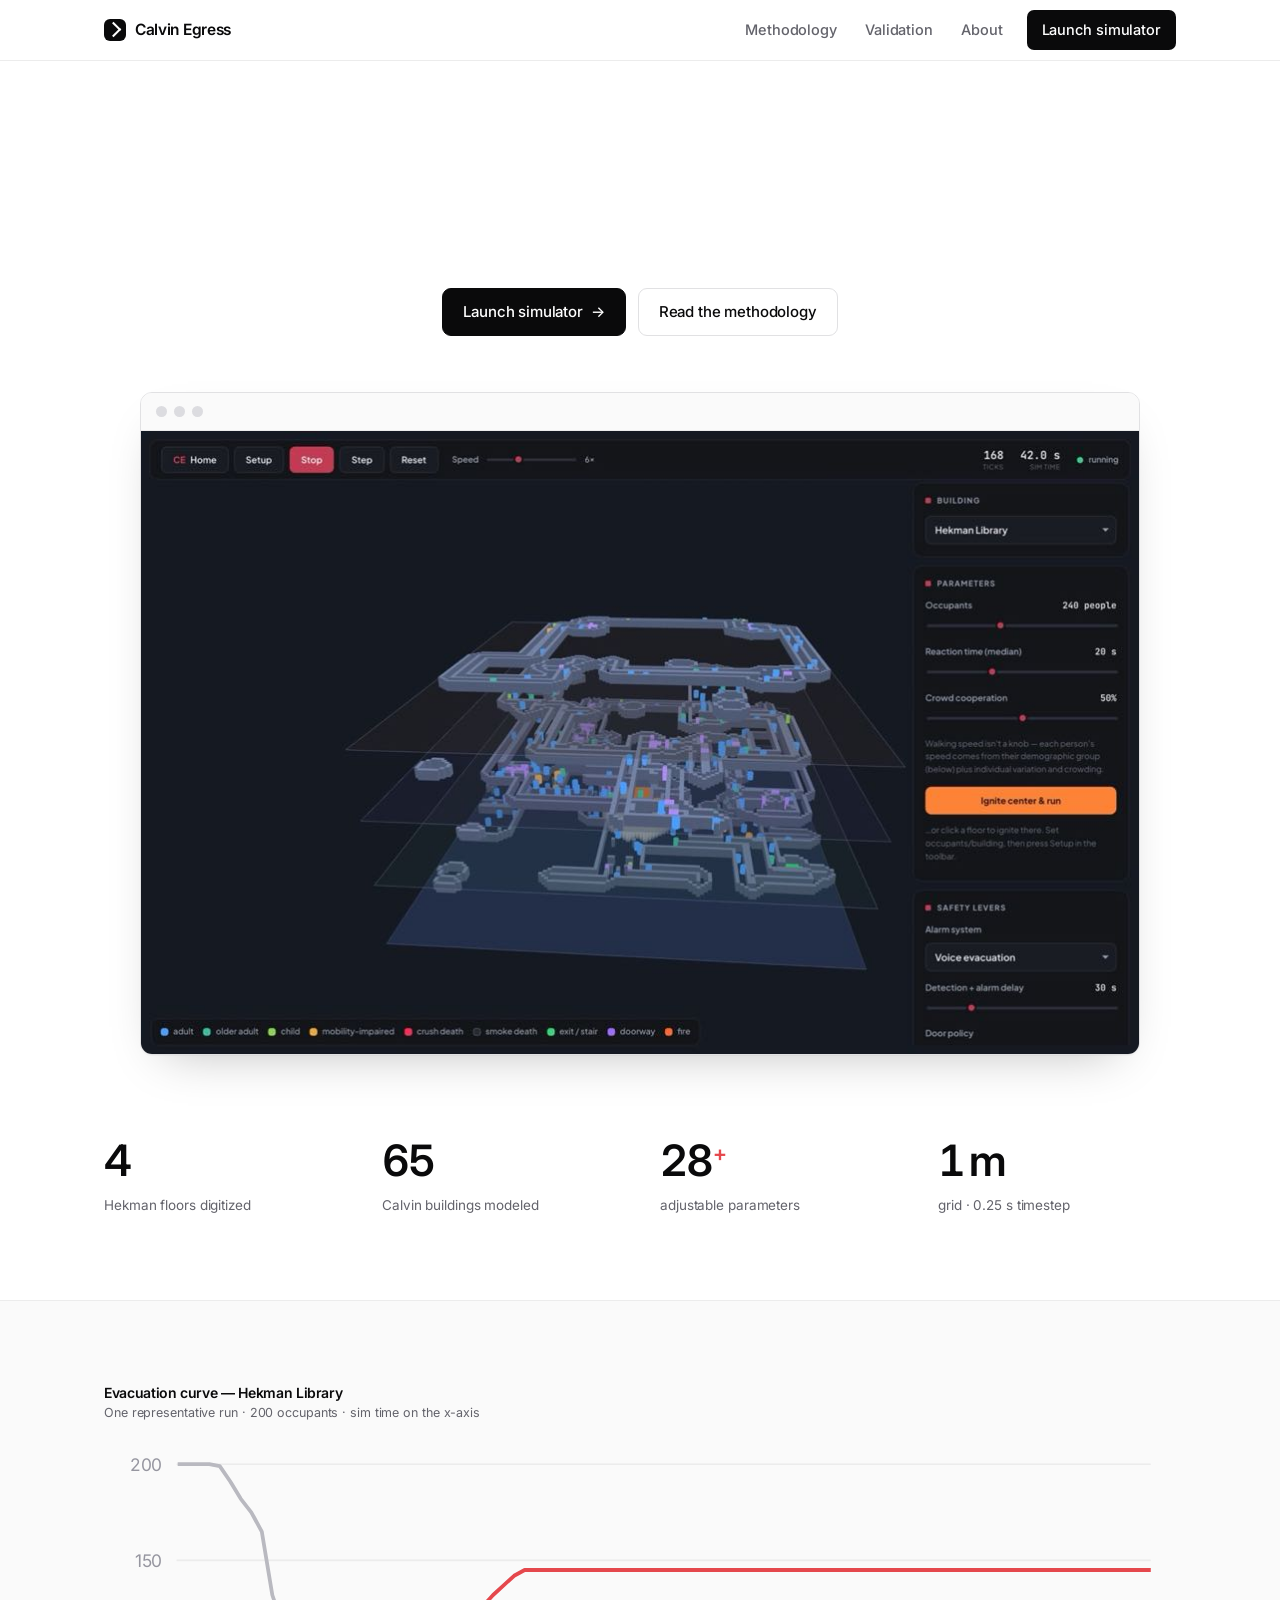
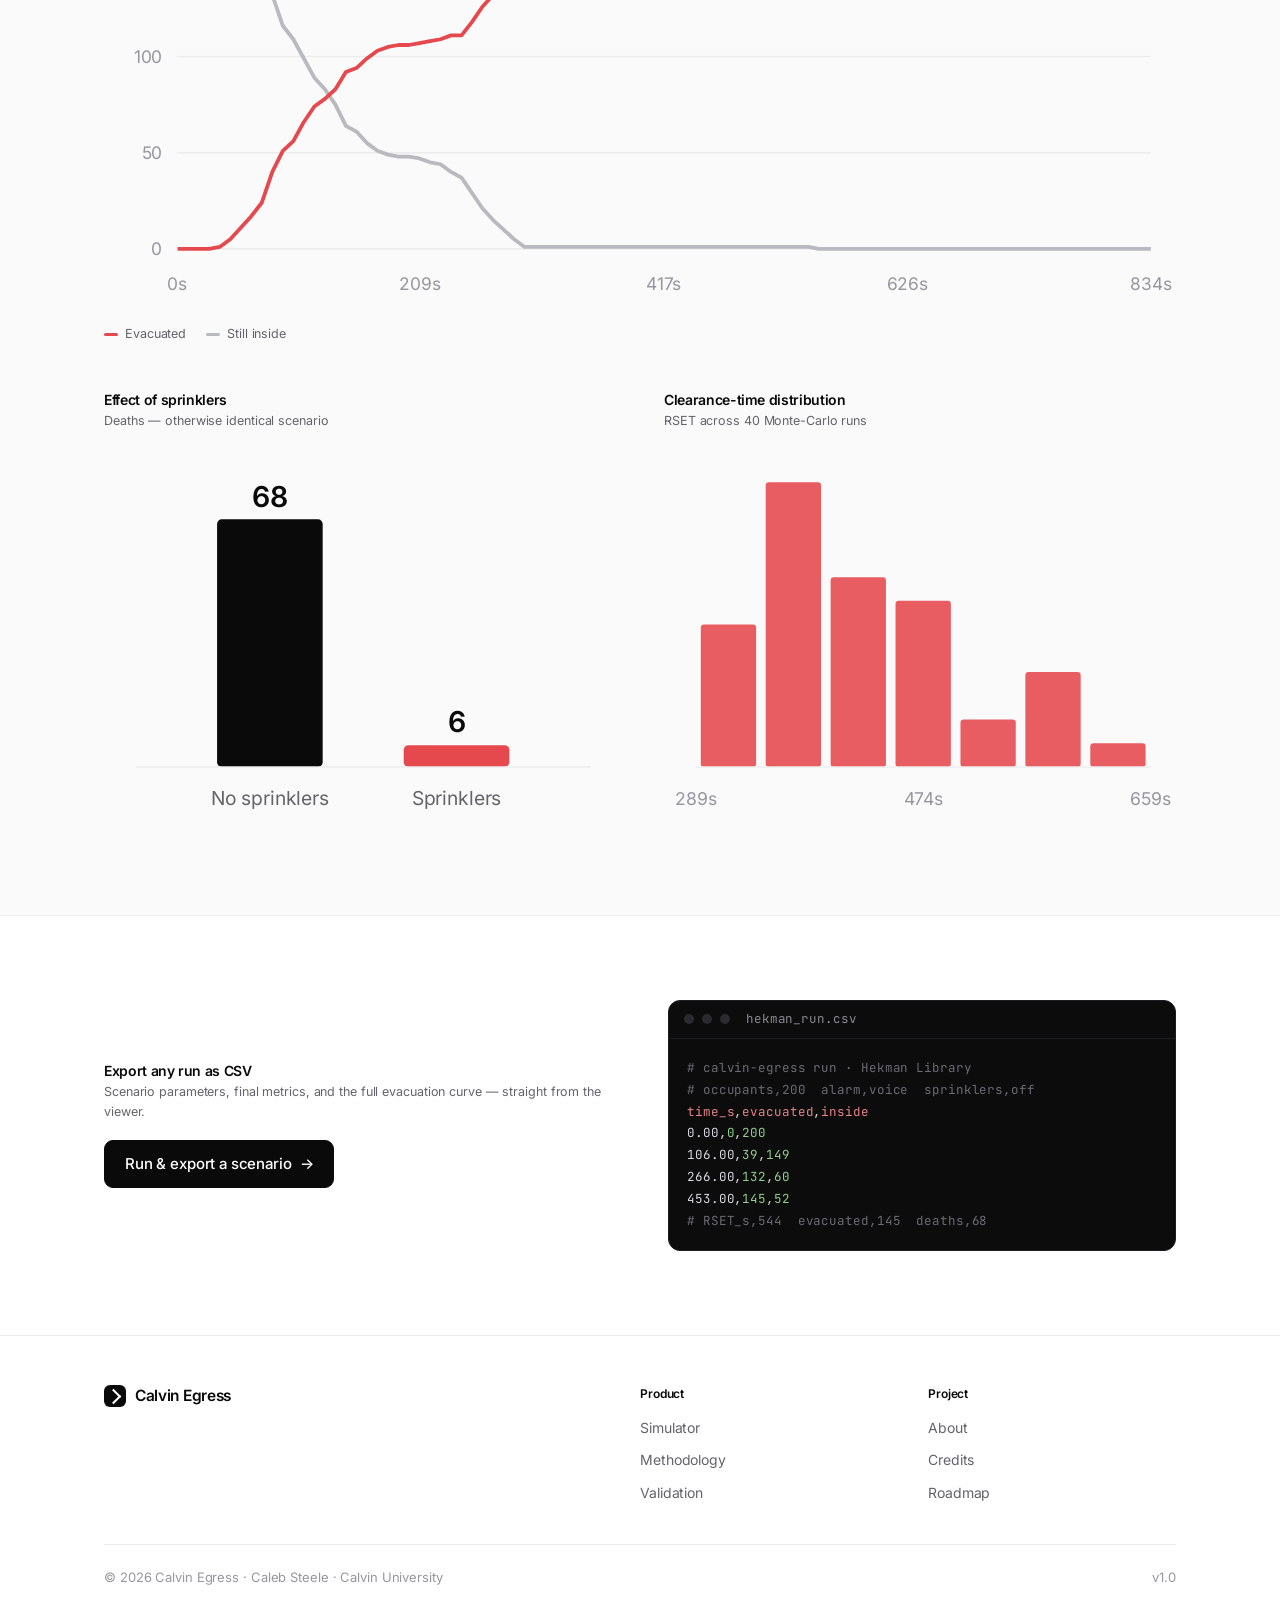
<file: index.html>
<!DOCTYPE html>
<html lang="en">
<head>
<meta charset="utf-8">
<meta name="viewport" content="width=device-width, initial-scale=1">
<title>Calvin Egress</title>
<meta name="description" content="">
<link rel="icon" href="data:image/svg+xml,%3Csvg xmlns='http://www.w3.org/2000/svg' viewBox='0 0 100 100'%3E%3Crect width='100' height='100' rx='26' fill='%230a0a0b'/%3E%3Cpath d='M38 32 L62 50 L38 68' fill='none' stroke='white' stroke-width='9' stroke-linecap='round' stroke-linejoin='round'/%3E%3C/svg%3E">
<link rel="stylesheet" href="assets/site.css">
</head>
<body>

<header class="nav"><div class="wrap">
  <a class="brand" href="index.html"><span class="mark"></span>Calvin&nbsp;Egress</a>
  <input type="checkbox" id="navtoggle" class="navtoggle" hidden>
  <label class="hamb" for="navtoggle" aria-label="Toggle menu"><span></span><span></span><span></span></label>
  <nav class="navlinks">
    <a href="methodology.html">Methodology</a>
    <a href="validation.html">Validation</a>
    <a href="about.html">About</a>
    <a class="cta" href="simulator.html">Launch simulator</a>
  </nav>
</div></header>

<!-- HERO (copy intentionally blank — product shot + actions) -->
<section class="hero-lg" style="padding-bottom:0"><div class="wrap">
  <h1 class="ph" style="min-height:1.1em"></h1>
  <p class="sub ph" style="min-height:1em"></p>
  <div class="hero-cta">
    <a class="btn" href="simulator.html">Launch simulator <span class="arrow">→</span></a>
    <a class="btn ghost" href="methodology.html">Read the methodology</a>
  </div>
  <div class="shot-wrap">
    <div class="winframe">
      <div class="winbar"><span></span><span></span><span></span></div>
      <a href="simulator.html"><img src="assets/sim-preview.jpg" alt="Calvin Egress 3D simulator"></a>
    </div>
  </div>
</div></section>

<!-- METRICS -->
<section class="sec"><div class="wrap">
  <div class="metrics">
    <div class="metric"><div class="v" data-count="4">0</div><div class="k">Hekman floors digitized</div></div>
    <div class="metric"><div class="v" data-count="70">0</div><div class="k">Calvin buildings modeled</div></div>
    <div class="metric"><div class="v"><span data-count="30">0</span><small>+</small></div><div class="k">adjustable parameters</div></div>
    <div class="metric"><div class="v">1&thinsp;m</div><div class="k">grid · 0.25 s timestep</div></div>
  </div>
</div></section>

<!-- CHARTS (generated from the engine — real model output) -->
<section class="sec alt"><div class="wrap">
  <div style="margin-bottom:8px">
    <h4 class="chart-head" style="font-size:14px">Evacuation curve — Hekman Library</h4>
    <p class="chart-cap">One representative run · 200 occupants · sim time on the x-axis</p>
  </div>
  <svg viewBox="0 0 680 300" width="100%" role="img" aria-label="Evacuation curve"><line x1="46" y1="16" x2="664" y2="16" stroke="#ececec"/><text x="37" y="20" text-anchor="end" font-size="11" fill="#9696a0">200</text><line x1="46" y1="77" x2="664" y2="77" stroke="#ececec"/><text x="37" y="81" text-anchor="end" font-size="11" fill="#9696a0">150</text><line x1="46" y1="138" x2="664" y2="138" stroke="#ececec"/><text x="37" y="142" text-anchor="end" font-size="11" fill="#9696a0">100</text><line x1="46" y1="199" x2="664" y2="199" stroke="#ececec"/><text x="37" y="203" text-anchor="end" font-size="11" fill="#9696a0">50</text><line x1="46" y1="260" x2="664" y2="260" stroke="#ececec"/><text x="37" y="264" text-anchor="end" font-size="11" fill="#9696a0">0</text><text x="46" y="286" text-anchor="middle" font-size="11" fill="#9696a0">0s</text><text x="200.5" y="286" text-anchor="middle" font-size="11" fill="#9696a0">209s</text><text x="355" y="286" text-anchor="middle" font-size="11" fill="#9696a0">417s</text><text x="509.5" y="286" text-anchor="middle" font-size="11" fill="#9696a0">626s</text><text x="664" y="286" text-anchor="middle" font-size="11" fill="#9696a0">834s</text><path d="M46.74 16L53.41 16L60.08 16L66.75 16L73.42 17.22L80.09 26.98L86.76 37.96L93.42 46.5L100.09 58.7L106.76 98.96L113.43 118.48L120.1 127.02L126.77 139.22L133.44 151.42L140.11 158.74L146.78 168.5L153.45 181.92L160.12 185.58L166.78 192.9L173.45 197.78L180.12 200.22L186.79 201.44L193.46 201.44L200.13 202.66L206.8 205.1L213.47 206.32L220.14 211.2L226.81 214.86L233.47 224.62L240.14 234.38L246.81 241.7L253.48 247.8L260.15 253.9L266.82 258.78L273.49 258.78L280.16 258.78L286.83 258.78L293.5 258.78L300.17 258.78L306.83 258.78L313.5 258.78L320.17 258.78L326.84 258.78L333.51 258.78L340.18 258.78L346.85 258.78L353.52 258.78L360.19 258.78L366.86 258.78L373.53 258.78L380.19 258.78L386.86 258.78L393.53 258.78L400.2 258.78L406.87 258.78L413.54 258.78L420.21 258.78L426.88 258.78L433.55 258.78L440.22 258.78L446.88 258.78L453.55 260L460.22 260L466.89 260L473.56 260L480.23 260L486.9 260L493.57 260L500.24 260L506.91 260L513.58 260L520.24 260L526.91 260L533.58 260L540.25 260L546.92 260L553.59 260L560.26 260L566.93 260L573.6 260L580.27 260L586.94 260L593.6 260L600.27 260L606.94 260L613.61 260L620.28 260L626.95 260L633.62 260L640.29 260L646.96 260L653.63 260L660.29 260L664 260" fill="none" stroke="#b9b9c0" stroke-width="2.4" stroke-linejoin="round"/><path d="M46.74 260L53.41 260L60.08 260L66.75 260L73.42 258.78L80.09 253.9L86.76 246.58L93.42 239.26L100.09 230.72L106.76 211.2L113.43 197.78L120.1 191.68L126.77 179.48L133.44 169.72L140.11 164.84L146.78 158.74L153.45 147.76L160.12 145.32L166.78 139.22L173.45 134.34L180.12 131.9L186.79 130.68L193.46 130.68L200.13 129.46L206.8 128.24L213.47 127.02L220.14 124.58L226.81 124.58L233.47 116.04L240.14 106.28L246.81 98.96L253.48 92.86L260.15 86.76L266.82 83.1L273.49 83.1L280.16 83.1L286.83 83.1L293.5 83.1L300.17 83.1L306.83 83.1L313.5 83.1L320.17 83.1L326.84 83.1L333.51 83.1L340.18 83.1L346.85 83.1L353.52 83.1L360.19 83.1L366.86 83.1L373.53 83.1L380.19 83.1L386.86 83.1L393.53 83.1L400.2 83.1L406.87 83.1L413.54 83.1L420.21 83.1L426.88 83.1L433.55 83.1L440.22 83.1L446.88 83.1L453.55 83.1L460.22 83.1L466.89 83.1L473.56 83.1L480.23 83.1L486.9 83.1L493.57 83.1L500.24 83.1L506.91 83.1L513.58 83.1L520.24 83.1L526.91 83.1L533.58 83.1L540.25 83.1L546.92 83.1L553.59 83.1L560.26 83.1L566.93 83.1L573.6 83.1L580.27 83.1L586.94 83.1L593.6 83.1L600.27 83.1L606.94 83.1L613.61 83.1L620.28 83.1L626.95 83.1L633.62 83.1L640.29 83.1L646.96 83.1L653.63 83.1L660.29 83.1L664 83.1" fill="none" stroke="#e5484d" stroke-width="2.4" stroke-linejoin="round"/></svg>
  <div class="lgnd"><span><i style="background:#e5484d"></i>Evacuated</span><span><i style="background:#b9b9c0"></i>Still inside</span></div>

  <div class="chart-row">
    <div>
      <h4 class="chart-head">Effect of sprinklers</h4>
      <p class="chart-cap">Deaths — otherwise identical scenario</p>
      <svg viewBox="0 0 320 240" width="100%" role="img" aria-label="Deaths with and without sprinklers"><rect x="70.66666666666666" y="45.217391304347814" width="66" height="154.7826086956522" rx="3" fill="#0a0a0b"/><text x="103.66666666666666" y="37.217391304347814" text-anchor="middle" font-size="18" font-weight="600" fill="#0a0a0b">68</text><text x="103.66666666666666" y="224" text-anchor="middle" font-size="12" fill="#63636b">No sprinklers</text><rect x="187.33333333333331" y="186.34271099744245" width="66" height="13.657289002557548" rx="3" fill="#e5484d"/><text x="220.33333333333331" y="178.34271099744245" text-anchor="middle" font-size="18" font-weight="600" fill="#0a0a0b">6</text><text x="220.33333333333331" y="224" text-anchor="middle" font-size="12" fill="#63636b">Sprinklers</text><line x1="20" y1="200" x2="304" y2="200" stroke="#ececec"/></svg>
    </div>
    <div>
      <h4 class="chart-head">Clearance-time distribution</h4>
      <p class="chart-cap">RSET across 40 Monte-Carlo runs</p>
      <svg viewBox="0 0 320 240" width="100%" role="img" aria-label="RSET distribution"><rect x="23" y="111" width="34.57142857142857" height="89" rx="2" fill="#e5484d" opacity="0.88"/><rect x="63.57142857142857" y="22" width="34.57142857142857" height="178" rx="2" fill="#e5484d" opacity="0.88"/><rect x="104.14285714285714" y="81.33333333333334" width="34.57142857142857" height="118.66666666666666" rx="2" fill="#e5484d" opacity="0.88"/><rect x="144.71428571428572" y="96.16666666666666" width="34.57142857142857" height="103.83333333333334" rx="2" fill="#e5484d" opacity="0.88"/><rect x="185.28571428571428" y="170.33333333333334" width="34.57142857142857" height="29.666666666666664" rx="2" fill="#e5484d" opacity="0.88"/><rect x="225.85714285714283" y="140.66666666666669" width="34.57142857142857" height="59.33333333333333" rx="2" fill="#e5484d" opacity="0.88"/><rect x="266.42857142857144" y="185.16666666666666" width="34.57142857142857" height="14.833333333333332" rx="2" fill="#e5484d" opacity="0.88"/><text x="20" y="224" text-anchor="middle" font-size="11" fill="#9696a0">289s</text><text x="162" y="224" text-anchor="middle" font-size="11" fill="#9696a0">474s</text><text x="304" y="224" text-anchor="middle" font-size="11" fill="#9696a0">659s</text><line x1="20" y1="200" x2="304" y2="200" stroke="#ececec"/></svg>
    </div>
  </div>
</div></section>

<!-- DATA / CSV EXPORT -->
<section class="sec"><div class="wrap">
  <div class="data-split">
    <div>
      <h4 class="chart-head" style="font-size:14px">Export any run as CSV</h4>
      <p class="chart-cap">Scenario parameters, final metrics, and the full evacuation curve — straight from the viewer.</p>
      <div class="hero-cta" style="justify-content:flex-start;margin-top:18px">
        <a class="btn" href="simulator.html">Run &amp; export a scenario <span class="arrow">→</span></a>
      </div>
    </div>
    <div class="codecard" aria-hidden="true">
      <div class="bar"><span></span><span></span><span></span>&nbsp;hekman_run.csv</div>
<pre><span class="c"># calvin-egress run · Hekman Library</span>
<span class="c"># occupants,200  alarm,voice  sprinklers,off</span>
<span class="k">time_s</span>,<span class="k">evacuated</span>,<span class="k">inside</span>
0.00,<span class="n">0</span>,<span class="n">200</span>
106.00,<span class="n">39</span>,<span class="n">149</span>
266.00,<span class="n">132</span>,<span class="n">60</span>
453.00,<span class="n">145</span>,<span class="n">52</span>
<span class="c"># RSET_s,544  evacuated,145  deaths,68</span></pre>
    </div>
  </div>
</div></section>

<footer><div class="wrap">
  <div class="foot">
    <div class="about">
      <a class="brand" href="index.html"><span class="mark"></span>Calvin&nbsp;Egress</a>
      <p class="ph" style="min-height:1em"></p>
    </div>
    <div><h5>Product</h5><nav>
      <a href="simulator.html">Simulator</a>
      <a href="methodology.html">Methodology</a>
      <a href="validation.html">Validation</a>
    </nav></div>
    <div><h5>Project</h5><nav>
      <a href="about.html">About</a>
      <a href="credits.html">Credits</a>
      <a href="validation.html#roadmap">Roadmap</a>
    </nav></div>
  </div>
  <div class="foot-base">
    <span>© 2026 Calvin Egress · Caleb Steele · Calvin University</span>
    <span>v1.0</span>
  </div>
</div></footer>

<script src="assets/site.js"></script>
</body>
</html>
</file>
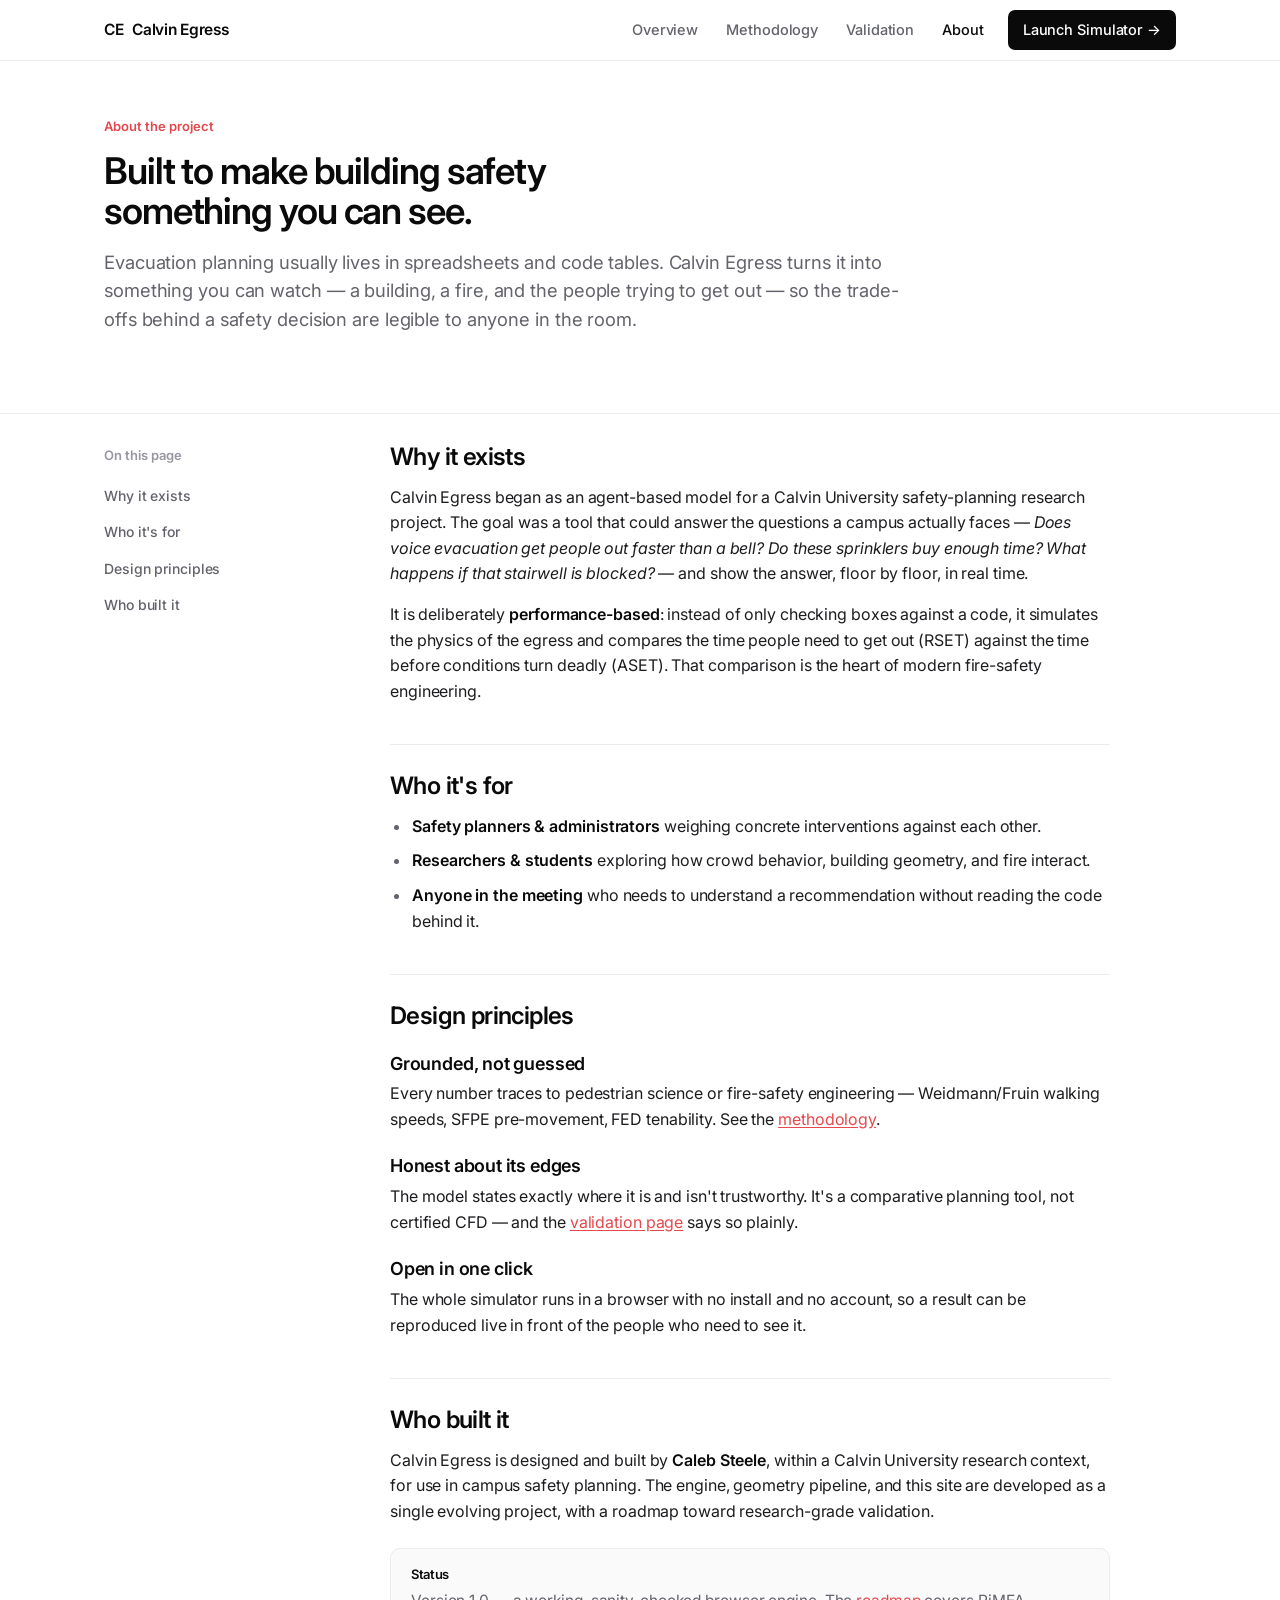
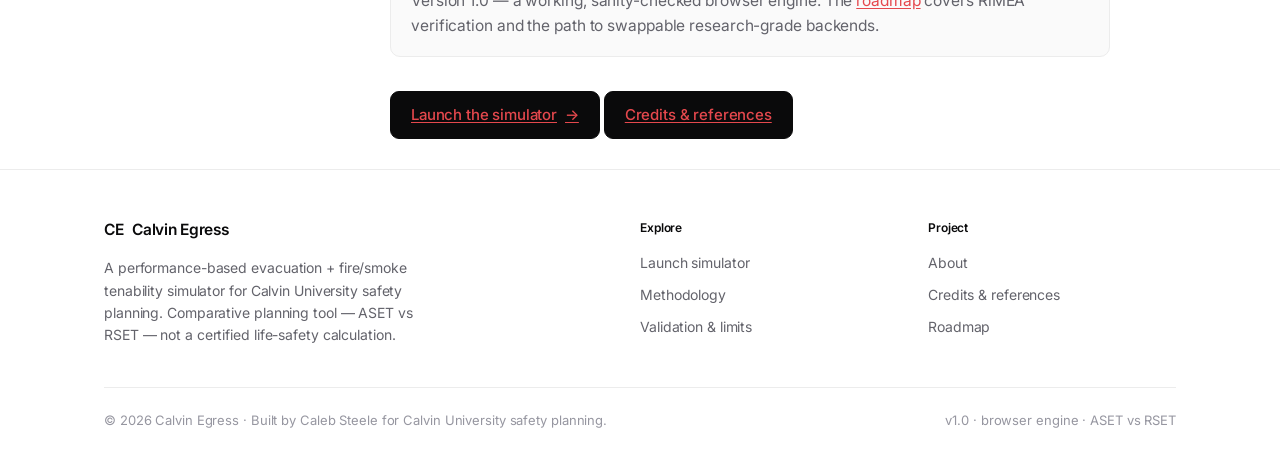
<file: about.html>
<!DOCTYPE html>
<html lang="en">
<head>
<meta charset="utf-8">
<meta name="viewport" content="width=device-width, initial-scale=1">
<title>About — Calvin Egress</title>
<meta name="description" content="Why Calvin Egress exists: a performance-based evacuation simulator developed for Calvin University safety planning, and the principles behind it.">
<link rel="icon" href="data:image/svg+xml,%3Csvg xmlns='http://www.w3.org/2000/svg' viewBox='0 0 100 100'%3E%3Crect width='100' height='100' rx='22' fill='%23c33b52'/%3E%3Ctext x='50' y='68' font-family='Archivo,sans-serif' font-size='52' font-weight='900' fill='white' text-anchor='middle'%3ECE%3C/text%3E%3C/svg%3E">
<link rel="stylesheet" href="assets/site.css">
</head>
<body>

<header class="nav"><div class="wrap">
  <a class="brand" href="index.html"><span class="logo">CE</span><span class="wm">Calvin Egress<span>Evacuation Simulator</span></span></a>
  <input type="checkbox" id="navtoggle" class="navtoggle" hidden>
  <label class="hamb" for="navtoggle" aria-label="Toggle menu"><span></span><span></span><span></span></label>
  <nav class="navlinks">
    <a href="index.html">Overview</a>
    <a href="methodology.html">Methodology</a>
    <a href="validation.html">Validation</a>
    <a href="about.html" class="active">About</a>
    <a class="cta" href="simulator.html">Launch Simulator →</a>
  </nav>
</div></header>

<section class="hero" style="padding-bottom:40px"><div class="wrap">
  <p class="eyebrow reveal">About the project</p>
  <h1 class="h-lg reveal d1" style="max-width:20ch">Built to make building safety something you can <em style="font-style:normal;color:var(--brand-l)">see</em>.</h1>
  <p class="lead reveal d2">Evacuation planning usually lives in spreadsheets and code tables. Calvin Egress turns it into something you can watch — a building, a fire, and the people trying to get out — so the trade-offs behind a safety decision are legible to anyone in the room.</p>
</div></section>

<section class="band tight"><div class="wrap">
<div class="docgrid">
  <aside class="toc reveal">
    <p class="eyebrow" style="margin-bottom:12px">On this page</p>
    <a href="#why">Why it exists</a>
    <a href="#who">Who it's for</a>
    <a href="#principles">Design principles</a>
    <a href="#maker">Who built it</a>
  </aside>
  <article class="prose reveal d1">
    <h2 id="why">Why it exists</h2>
    <p>Calvin Egress began as an agent-based model for a Calvin University safety-planning research project. The goal was a tool that could answer the questions a campus actually faces — <em>Does voice evacuation get people out faster than a bell? Do these sprinklers buy enough time? What happens if that stairwell is blocked?</em> — and show the answer, floor by floor, in real time.</p>
    <p>It is deliberately <strong>performance-based</strong>: instead of only checking boxes against a code, it simulates the physics of the egress and compares the time people need to get out (RSET) against the time before conditions turn deadly (ASET). That comparison is the heart of modern fire-safety engineering.</p>

    <h2 id="who">Who it's for</h2>
    <ul>
      <li><strong>Safety planners &amp; administrators</strong> weighing concrete interventions against each other.</li>
      <li><strong>Researchers &amp; students</strong> exploring how crowd behavior, building geometry, and fire interact.</li>
      <li><strong>Anyone in the meeting</strong> who needs to understand a recommendation without reading the code behind it.</li>
    </ul>

    <h2 id="principles">Design principles</h2>
    <h3>Grounded, not guessed</h3>
    <p>Every number traces to pedestrian science or fire-safety engineering — Weidmann/Fruin walking speeds, SFPE pre-movement, FED tenability. See the <a href="methodology.html">methodology</a>.</p>
    <h3>Honest about its edges</h3>
    <p>The model states exactly where it is and isn't trustworthy. It's a comparative planning tool, not certified CFD — and the <a href="validation.html">validation page</a> says so plainly.</p>
    <h3>Open in one click</h3>
    <p>The whole simulator runs in a browser with no install and no account, so a result can be reproduced live in front of the people who need to see it.</p>

    <h2 id="maker">Who built it</h2>
    <p>Calvin Egress is designed and built by <strong>Caleb Steele</strong>, within a Calvin University research context, for use in campus safety planning. The engine, geometry pipeline, and this site are developed as a single evolving project, with a roadmap toward research-grade validation.</p>
    <div class="callout">
      <h4>Status</h4>
      <p>Version 1.0 — a working, sanity-checked browser engine. The <a href="validation.html#roadmap">roadmap</a> covers RiMEA verification and the path to swappable research-grade backends.</p>
    </div>
    <div class="cta-row" style="margin-top:34px">
      <a class="btn primary" href="simulator.html">Launch the simulator <span class="arrow">→</span></a>
      <a class="btn" href="credits.html">Credits &amp; references</a>
    </div>
  </article>
</div>
</div></section>

<footer><div class="wrap">
  <div class="foot">
    <div class="about">
      <a class="brand" href="index.html"><span class="logo">CE</span><span class="wm">Calvin Egress<span>Evacuation Simulator</span></span></a>
      <p>A performance-based evacuation + fire/smoke tenability simulator for Calvin University safety planning. Comparative planning tool — ASET vs RSET — not a certified life-safety calculation.</p>
    </div>
    <div><h5>Explore</h5><nav>
      <a href="simulator.html">Launch simulator</a>
      <a href="methodology.html">Methodology</a>
      <a href="validation.html">Validation &amp; limits</a>
    </nav></div>
    <div><h5>Project</h5><nav>
      <a href="about.html">About</a>
      <a href="credits.html">Credits &amp; references</a>
      <a href="validation.html#roadmap">Roadmap</a>
    </nav></div>
  </div>
  <div class="foot-base">
    <span>© 2026 Calvin Egress · Built by Caleb Steele for Calvin University safety planning.</span>
    <span class="mono">v1.0 · browser engine · ASET vs RSET</span>
  </div>
</div></footer>

<script src="assets/site.js"></script>
</body>
</html>
</file>
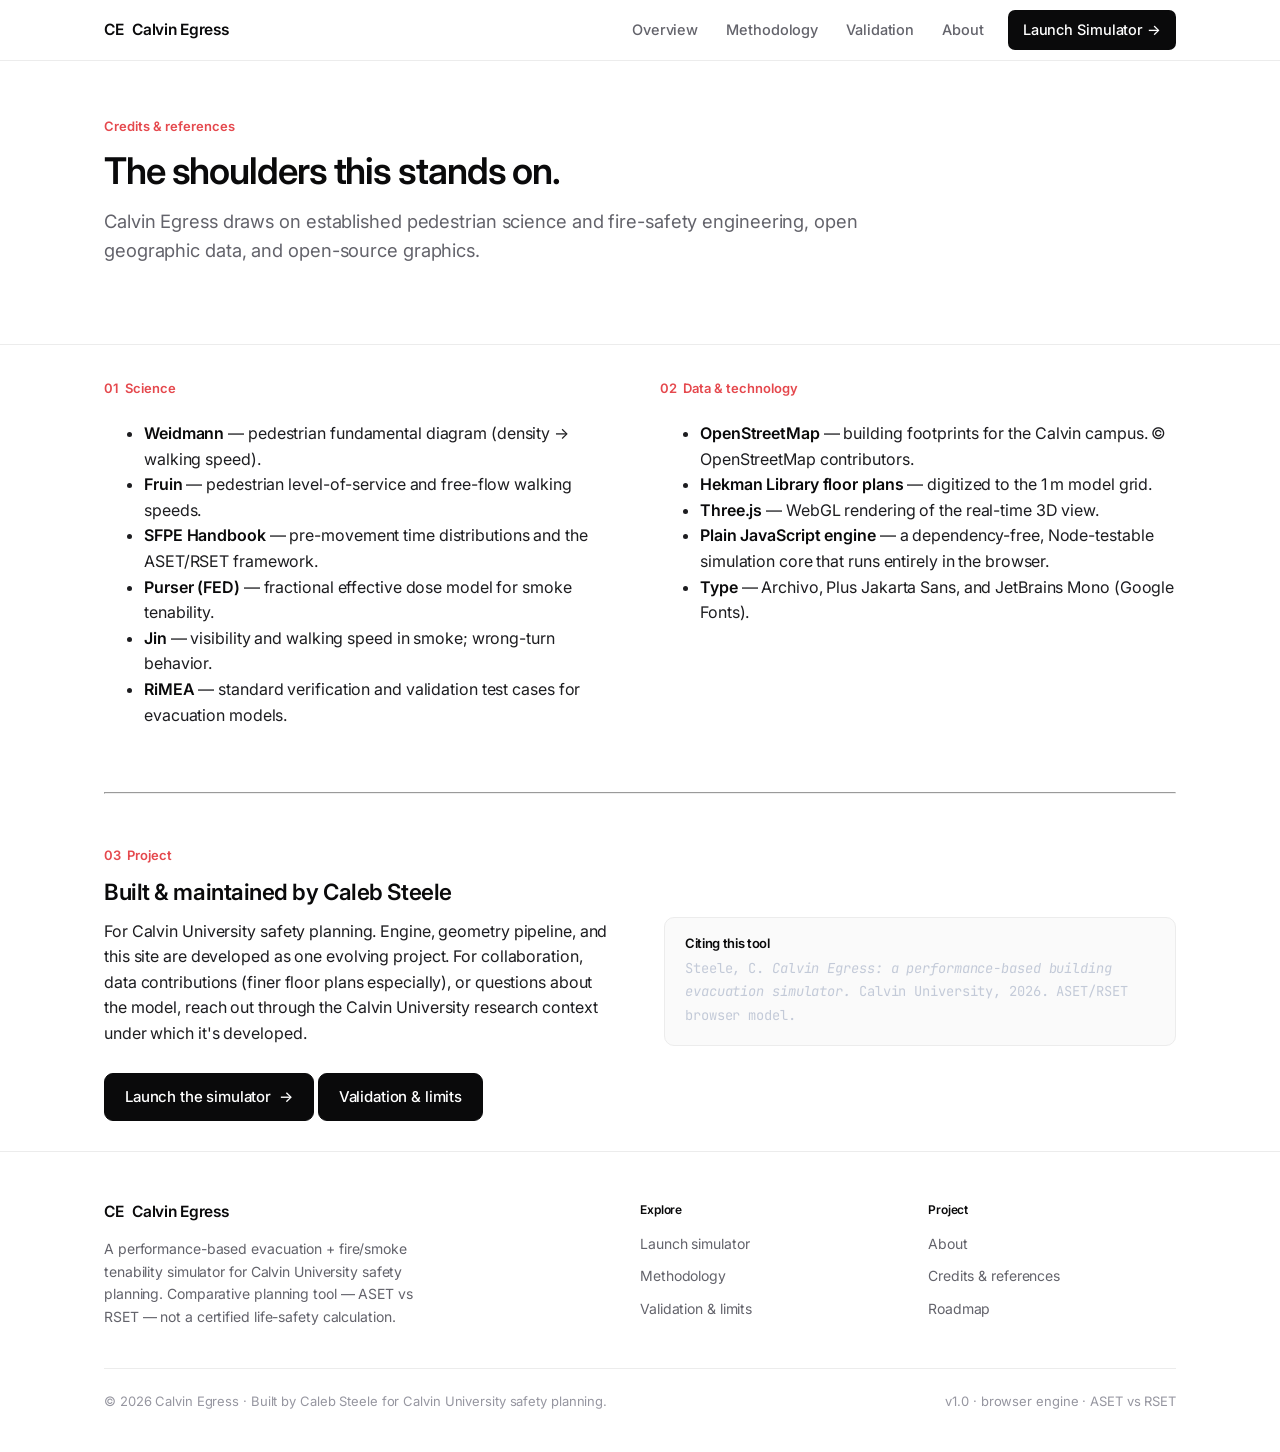
<file: credits.html>
<!DOCTYPE html>
<html lang="en">
<head>
<meta charset="utf-8">
<meta name="viewport" content="width=device-width, initial-scale=1">
<title>Credits &amp; References — Calvin Egress</title>
<meta name="description" content="The science, data, and technology behind Calvin Egress — pedestrian and fire-safety references, data sources, and the software stack.">
<link rel="icon" href="data:image/svg+xml,%3Csvg xmlns='http://www.w3.org/2000/svg' viewBox='0 0 100 100'%3E%3Crect width='100' height='100' rx='22' fill='%23c33b52'/%3E%3Ctext x='50' y='68' font-family='Archivo,sans-serif' font-size='52' font-weight='900' fill='white' text-anchor='middle'%3ECE%3C/text%3E%3C/svg%3E">
<link rel="stylesheet" href="assets/site.css">
</head>
<body>

<header class="nav"><div class="wrap">
  <a class="brand" href="index.html"><span class="logo">CE</span><span class="wm">Calvin Egress<span>Evacuation Simulator</span></span></a>
  <input type="checkbox" id="navtoggle" class="navtoggle" hidden>
  <label class="hamb" for="navtoggle" aria-label="Toggle menu"><span></span><span></span><span></span></label>
  <nav class="navlinks">
    <a href="index.html">Overview</a>
    <a href="methodology.html">Methodology</a>
    <a href="validation.html">Validation</a>
    <a href="about.html">About</a>
    <a class="cta" href="simulator.html">Launch Simulator →</a>
  </nav>
</div></header>

<section class="hero" style="padding-bottom:40px"><div class="wrap">
  <p class="eyebrow reveal">Credits &amp; references</p>
  <h1 class="h-lg reveal d1" style="max-width:20ch">The shoulders this stands on.</h1>
  <p class="lead reveal d2">Calvin Egress draws on established pedestrian science and fire-safety engineering, open geographic data, and open-source graphics.</p>
</div></section>

<section class="band tight"><div class="wrap">
  <div class="cols2">
    <div class="reveal">
      <p class="eyebrow"><b>01</b> &nbsp;Science</p>
      <ul class="prose" style="margin-top:8px">
        <li><strong>Weidmann</strong> — pedestrian fundamental diagram (density → walking speed).</li>
        <li><strong>Fruin</strong> — pedestrian level-of-service and free-flow walking speeds.</li>
        <li><strong>SFPE Handbook</strong> — pre-movement time distributions and the ASET/RSET framework.</li>
        <li><strong>Purser (FED)</strong> — fractional effective dose model for smoke tenability.</li>
        <li><strong>Jin</strong> — visibility and walking speed in smoke; wrong-turn behavior.</li>
        <li><strong>RiMEA</strong> — standard verification and validation test cases for evacuation models.</li>
      </ul>
    </div>
    <div class="reveal d1">
      <p class="eyebrow"><b>02</b> &nbsp;Data &amp; technology</p>
      <ul class="prose" style="margin-top:8px">
        <li><strong>OpenStreetMap</strong> — building footprints for the Calvin campus. © OpenStreetMap contributors.</li>
        <li><strong>Hekman Library floor plans</strong> — digitized to the 1 m model grid.</li>
        <li><strong>Three.js</strong> — WebGL rendering of the real-time 3D view.</li>
        <li><strong>Plain JavaScript engine</strong> — a dependency-free, Node-testable simulation core that runs entirely in the browser.</li>
        <li><strong>Type</strong> — Archivo, Plus Jakarta Sans, and JetBrains Mono (Google Fonts).</li>
      </ul>
    </div>
  </div>

  <hr class="rule" style="margin:48px 0">

  <div class="split">
    <div class="reveal">
      <p class="eyebrow"><b>03</b> &nbsp;Project</p>
      <h2 class="h-md">Built &amp; maintained by Caleb Steele</h2>
      <p class="muted" style="margin-top:14px">For Calvin University safety planning. Engine, geometry pipeline, and this site are developed as one evolving project. For collaboration, data contributions (finer floor plans especially), or questions about the model, reach out through the Calvin University research context under which it's developed.</p>
      <div class="cta-row" style="margin-top:26px">
        <a class="btn primary" href="simulator.html">Launch the simulator <span class="arrow">→</span></a>
        <a class="btn" href="validation.html">Validation &amp; limits</a>
      </div>
    </div>
    <div class="reveal d1">
      <div class="callout">
        <h4>Citing this tool</h4>
        <p style="font-family:var(--mono);font-size:.86rem;line-height:1.7;color:#c3cad8">Steele, C. <em>Calvin Egress: a performance-based building evacuation simulator.</em> Calvin University, 2026. ASET/RSET browser model.</p>
      </div>
    </div>
  </div>
</div></section>

<footer><div class="wrap">
  <div class="foot">
    <div class="about">
      <a class="brand" href="index.html"><span class="logo">CE</span><span class="wm">Calvin Egress<span>Evacuation Simulator</span></span></a>
      <p>A performance-based evacuation + fire/smoke tenability simulator for Calvin University safety planning. Comparative planning tool — ASET vs RSET — not a certified life-safety calculation.</p>
    </div>
    <div><h5>Explore</h5><nav>
      <a href="simulator.html">Launch simulator</a>
      <a href="methodology.html">Methodology</a>
      <a href="validation.html">Validation &amp; limits</a>
    </nav></div>
    <div><h5>Project</h5><nav>
      <a href="about.html">About</a>
      <a href="credits.html">Credits &amp; references</a>
      <a href="validation.html#roadmap">Roadmap</a>
    </nav></div>
  </div>
  <div class="foot-base">
    <span>© 2026 Calvin Egress · Built by Caleb Steele for Calvin University safety planning.</span>
    <span class="mono">v1.0 · browser engine · ASET vs RSET</span>
  </div>
</div></footer>

<script src="assets/site.js"></script>
</body>
</html>
</file>
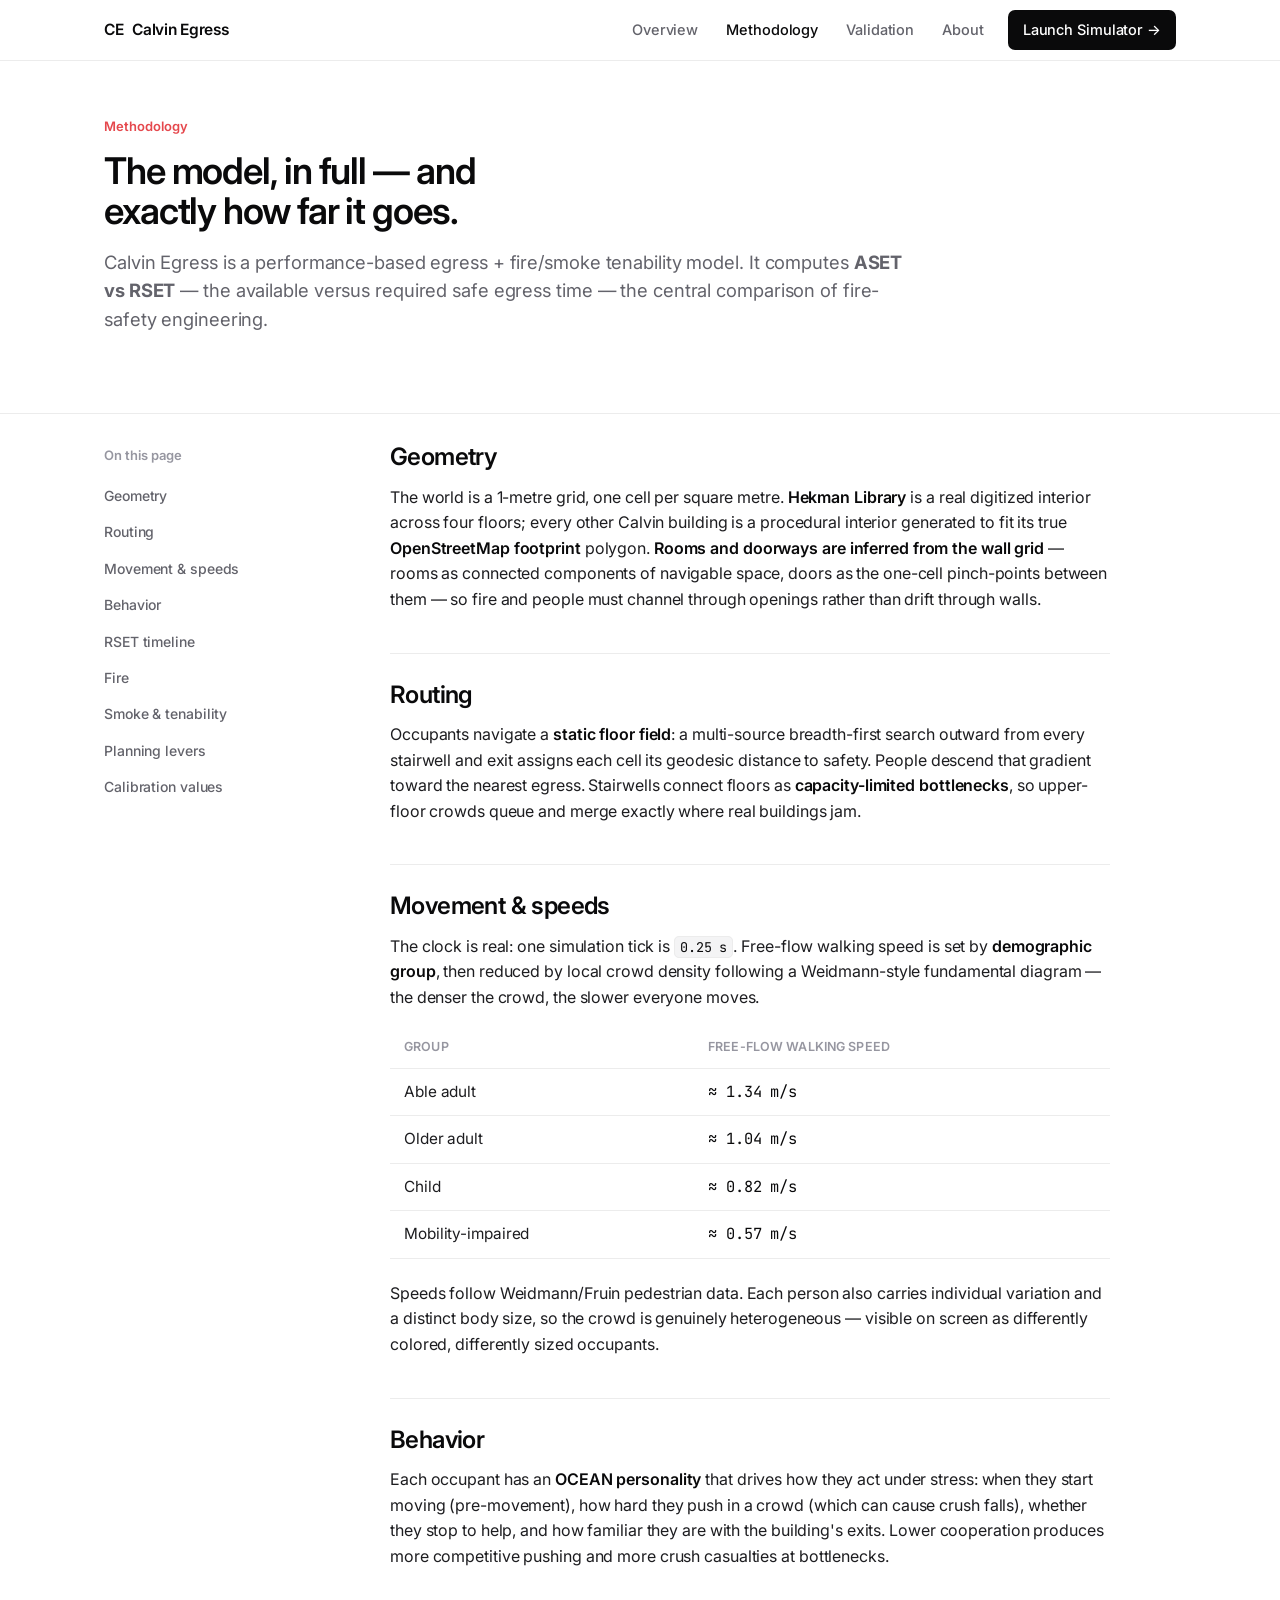
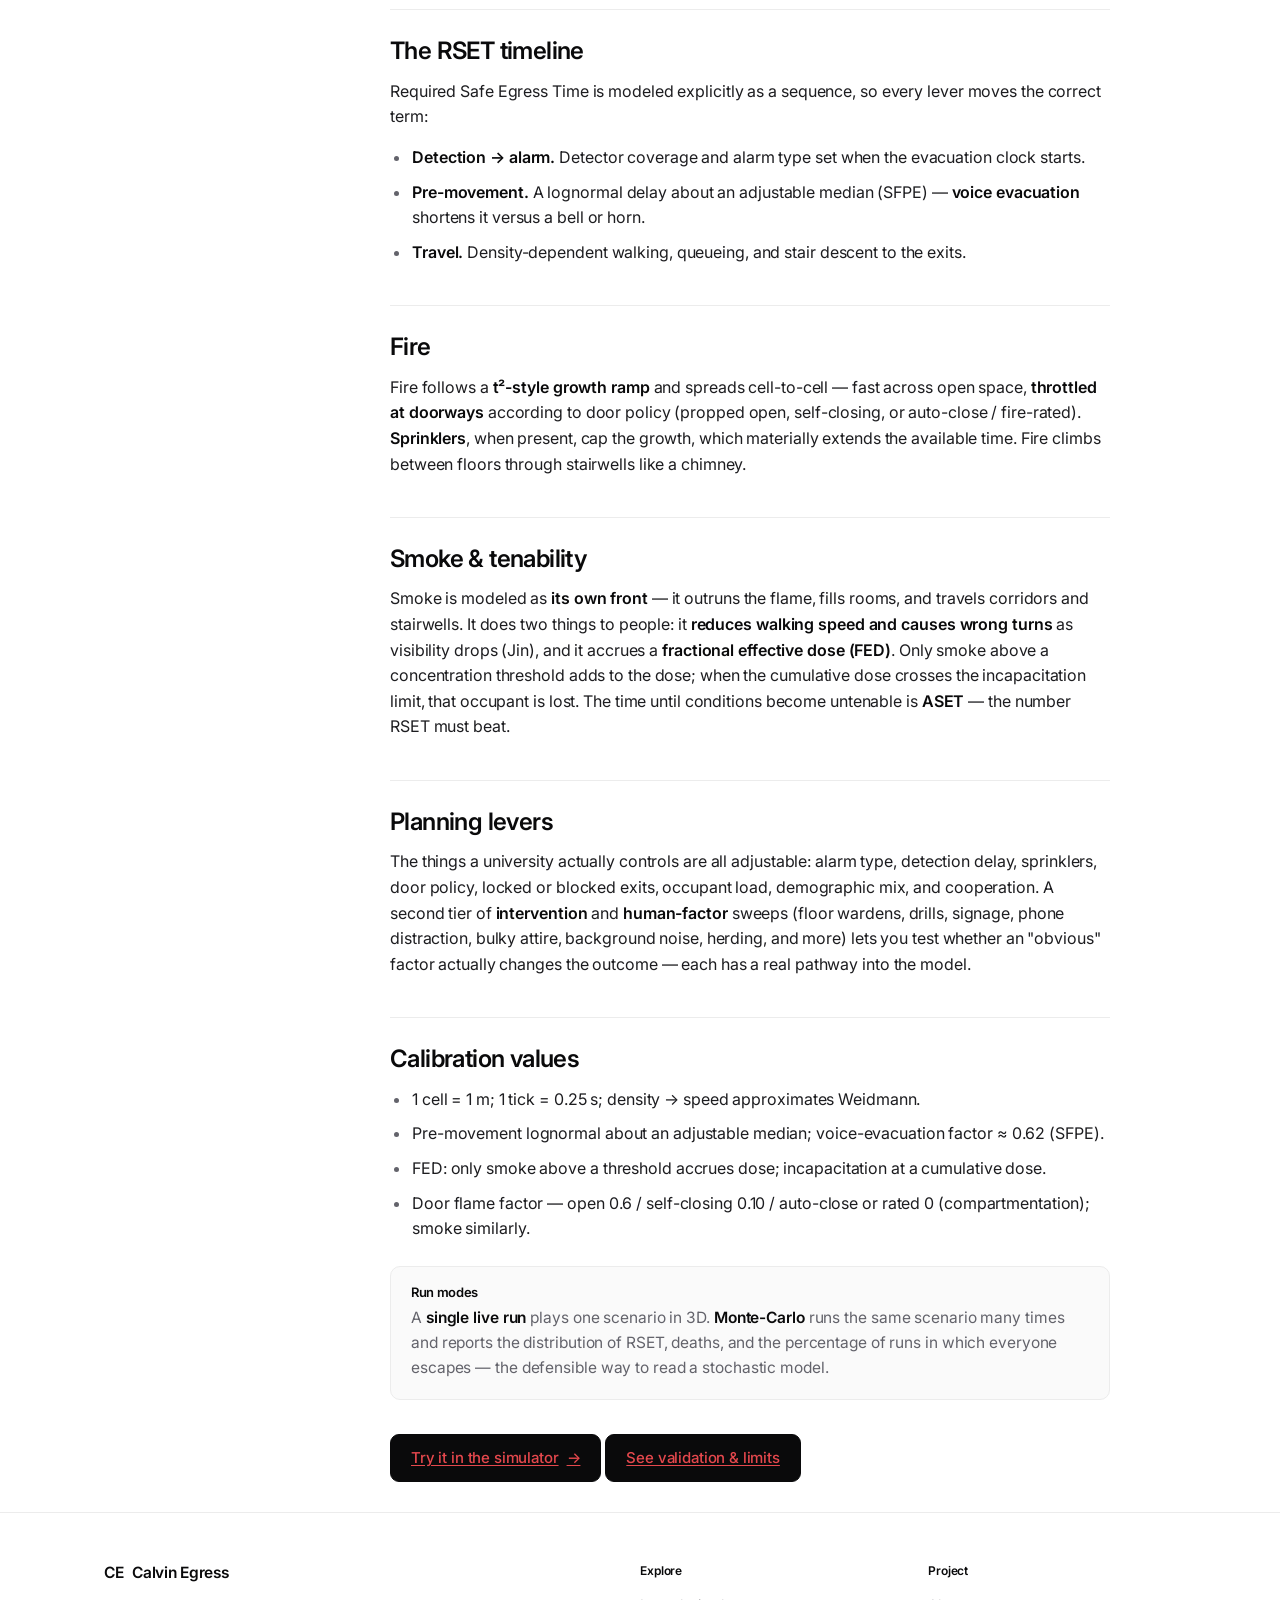
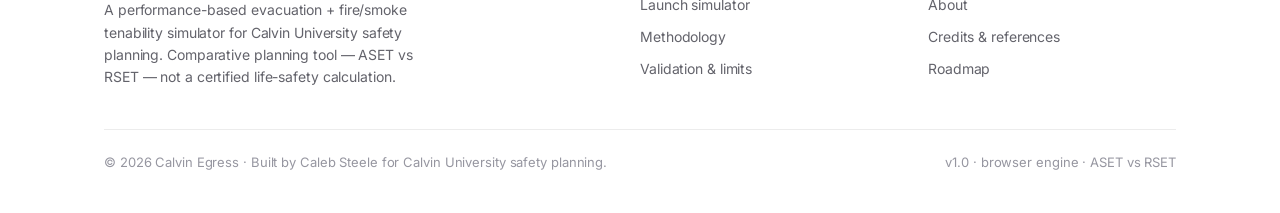
<file: methodology.html>
<!DOCTYPE html>
<html lang="en">
<head>
<meta charset="utf-8">
<meta name="viewport" content="width=device-width, initial-scale=1">
<title>Methodology — Calvin Egress</title>
<meta name="description" content="How the Calvin Egress evacuation simulator works: geometry, floor-field routing, demographic movement, OCEAN behavior, t² fire, smoke/FED tenability, and the RSET timeline.">
<link rel="icon" href="data:image/svg+xml,%3Csvg xmlns='http://www.w3.org/2000/svg' viewBox='0 0 100 100'%3E%3Crect width='100' height='100' rx='22' fill='%23c33b52'/%3E%3Ctext x='50' y='68' font-family='Archivo,sans-serif' font-size='52' font-weight='900' fill='white' text-anchor='middle'%3ECE%3C/text%3E%3C/svg%3E">
<link rel="stylesheet" href="assets/site.css">
</head>
<body>

<header class="nav"><div class="wrap">
  <a class="brand" href="index.html"><span class="logo">CE</span><span class="wm">Calvin Egress<span>Evacuation Simulator</span></span></a>
  <input type="checkbox" id="navtoggle" class="navtoggle" hidden>
  <label class="hamb" for="navtoggle" aria-label="Toggle menu"><span></span><span></span><span></span></label>
  <nav class="navlinks">
    <a href="index.html">Overview</a>
    <a href="methodology.html" class="active">Methodology</a>
    <a href="validation.html">Validation</a>
    <a href="about.html">About</a>
    <a class="cta" href="simulator.html">Launch Simulator →</a>
  </nav>
</div></header>

<section class="hero" style="padding-bottom:40px"><div class="wrap">
  <p class="eyebrow reveal">Methodology</p>
  <h1 class="h-lg reveal d1" style="max-width:20ch">The model, in full — and exactly how far it goes.</h1>
  <p class="lead reveal d2">Calvin Egress is a performance-based egress + fire/smoke tenability model. It computes <strong>ASET vs RSET</strong> — the available versus required safe egress time — the central comparison of fire-safety engineering.</p>
</div></section>

<section class="band tight"><div class="wrap">
<div class="docgrid">
  <aside class="toc reveal">
    <p class="eyebrow" style="margin-bottom:12px">On this page</p>
    <a href="#geometry">Geometry</a>
    <a href="#routing">Routing</a>
    <a href="#movement">Movement &amp; speeds</a>
    <a href="#behavior">Behavior</a>
    <a href="#rset">RSET timeline</a>
    <a href="#fire">Fire</a>
    <a href="#smoke">Smoke &amp; tenability</a>
    <a href="#levers">Planning levers</a>
    <a href="#calibration">Calibration values</a>
  </aside>

  <article class="prose reveal d1">
    <h2 id="geometry">Geometry</h2>
    <p>The world is a 1-metre grid, one cell per square metre. <strong>Hekman Library</strong> is a real digitized interior across four floors; every other Calvin building is a procedural interior generated to fit its true <strong>OpenStreetMap footprint</strong> polygon. <strong>Rooms and doorways are inferred from the wall grid</strong> — rooms as connected components of navigable space, doors as the one-cell pinch-points between them — so fire and people must channel through openings rather than drift through walls.</p>

    <h2 id="routing">Routing</h2>
    <p>Occupants navigate a <strong>static floor field</strong>: a multi-source breadth-first search outward from every stairwell and exit assigns each cell its geodesic distance to safety. People descend that gradient toward the nearest egress. Stairwells connect floors as <strong>capacity-limited bottlenecks</strong>, so upper-floor crowds queue and merge exactly where real buildings jam.</p>

    <h2 id="movement">Movement &amp; speeds</h2>
    <p>The clock is real: one simulation tick is <code>0.25 s</code>. Free-flow walking speed is set by <strong>demographic group</strong>, then reduced by local crowd density following a Weidmann-style fundamental diagram — the denser the crowd, the slower everyone moves.</p>
    <table class="tbl">
      <thead><tr><th>Group</th><th>Free-flow walking speed</th></tr></thead>
      <tbody>
        <tr><td>Able adult</td><td class="num">≈ 1.34 m/s</td></tr>
        <tr><td>Older adult</td><td class="num">≈ 1.04 m/s</td></tr>
        <tr><td>Child</td><td class="num">≈ 0.82 m/s</td></tr>
        <tr><td>Mobility-impaired</td><td class="num">≈ 0.57 m/s</td></tr>
      </tbody>
    </table>
    <p>Speeds follow Weidmann/Fruin pedestrian data. Each person also carries individual variation and a distinct body size, so the crowd is genuinely heterogeneous — visible on screen as differently colored, differently sized occupants.</p>

    <h2 id="behavior">Behavior</h2>
    <p>Each occupant has an <strong>OCEAN personality</strong> that drives how they act under stress: when they start moving (pre-movement), how hard they push in a crowd (which can cause crush falls), whether they stop to help, and how familiar they are with the building's exits. Lower cooperation produces more competitive pushing and more crush casualties at bottlenecks.</p>

    <h2 id="rset">The RSET timeline</h2>
    <p>Required Safe Egress Time is modeled explicitly as a sequence, so every lever moves the correct term:</p>
    <ul>
      <li><strong>Detection → alarm.</strong> Detector coverage and alarm type set when the evacuation clock starts.</li>
      <li><strong>Pre-movement.</strong> A lognormal delay about an adjustable median (SFPE) — <strong>voice evacuation</strong> shortens it versus a bell or horn.</li>
      <li><strong>Travel.</strong> Density-dependent walking, queueing, and stair descent to the exits.</li>
    </ul>

    <h2 id="fire">Fire</h2>
    <p>Fire follows a <strong>t²-style growth ramp</strong> and spreads cell-to-cell — fast across open space, <strong>throttled at doorways</strong> according to door policy (propped open, self-closing, or auto-close / fire-rated). <strong>Sprinklers</strong>, when present, cap the growth, which materially extends the available time. Fire climbs between floors through stairwells like a chimney.</p>

    <h2 id="smoke">Smoke &amp; tenability</h2>
    <p>Smoke is modeled as <strong>its own front</strong> — it outruns the flame, fills rooms, and travels corridors and stairwells. It does two things to people: it <strong>reduces walking speed and causes wrong turns</strong> as visibility drops (Jin), and it accrues a <strong>fractional effective dose (FED)</strong>. Only smoke above a concentration threshold adds to the dose; when the cumulative dose crosses the incapacitation limit, that occupant is lost. The time until conditions become untenable is <strong>ASET</strong> — the number RSET must beat.</p>

    <h2 id="levers">Planning levers</h2>
    <p>The things a university actually controls are all adjustable: alarm type, detection delay, sprinklers, door policy, locked or blocked exits, occupant load, demographic mix, and cooperation. A second tier of <strong>intervention</strong> and <strong>human-factor</strong> sweeps (floor wardens, drills, signage, phone distraction, bulky attire, background noise, herding, and more) lets you test whether an "obvious" factor actually changes the outcome — each has a real pathway into the model.</p>

    <h2 id="calibration">Calibration values</h2>
    <ul>
      <li>1 cell = 1 m; 1 tick = 0.25 s; density → speed approximates Weidmann.</li>
      <li>Pre-movement lognormal about an adjustable median; voice-evacuation factor ≈ 0.62 (SFPE).</li>
      <li>FED: only smoke above a threshold accrues dose; incapacitation at a cumulative dose.</li>
      <li>Door flame factor — open 0.6 / self-closing 0.10 / auto-close or rated 0 (compartmentation); smoke similarly.</li>
    </ul>
    <div class="callout">
      <h4>Run modes</h4>
      <p>A <strong>single live run</strong> plays one scenario in 3D. <strong>Monte-Carlo</strong> runs the same scenario many times and reports the distribution of RSET, deaths, and the percentage of runs in which everyone escapes — the defensible way to read a stochastic model.</p>
    </div>
    <div class="cta-row" style="margin-top:34px">
      <a class="btn primary" href="simulator.html">Try it in the simulator <span class="arrow">→</span></a>
      <a class="btn" href="validation.html">See validation &amp; limits</a>
    </div>
  </article>
</div>
</div></section>

<footer><div class="wrap">
  <div class="foot">
    <div class="about">
      <a class="brand" href="index.html"><span class="logo">CE</span><span class="wm">Calvin Egress<span>Evacuation Simulator</span></span></a>
      <p>A performance-based evacuation + fire/smoke tenability simulator for Calvin University safety planning. Comparative planning tool — ASET vs RSET — not a certified life-safety calculation.</p>
    </div>
    <div><h5>Explore</h5><nav>
      <a href="simulator.html">Launch simulator</a>
      <a href="methodology.html">Methodology</a>
      <a href="validation.html">Validation &amp; limits</a>
    </nav></div>
    <div><h5>Project</h5><nav>
      <a href="about.html">About</a>
      <a href="credits.html">Credits &amp; references</a>
      <a href="validation.html#roadmap">Roadmap</a>
    </nav></div>
  </div>
  <div class="foot-base">
    <span>© 2026 Calvin Egress · Built by Caleb Steele for Calvin University safety planning.</span>
    <span class="mono">v1.0 · browser engine · ASET vs RSET</span>
  </div>
</div></footer>

<script src="assets/site.js"></script>
</body>
</html>
</file>
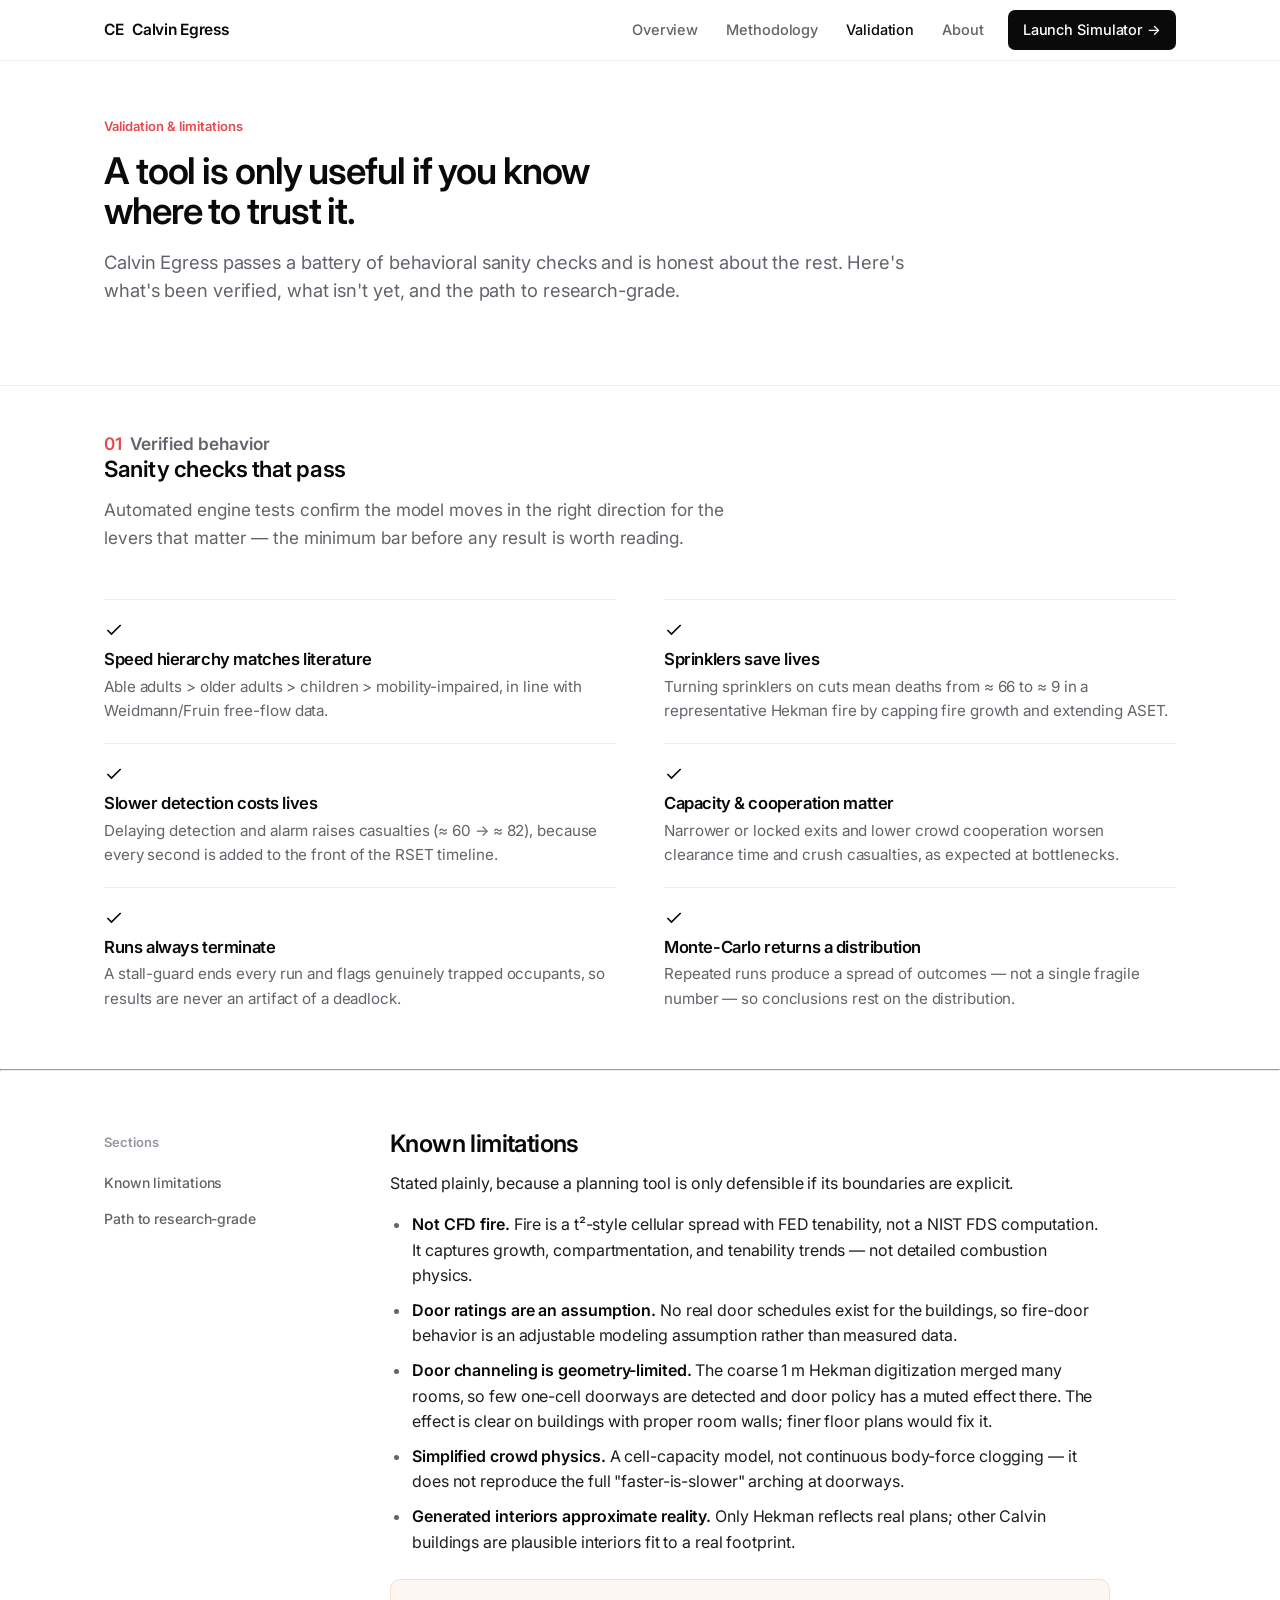
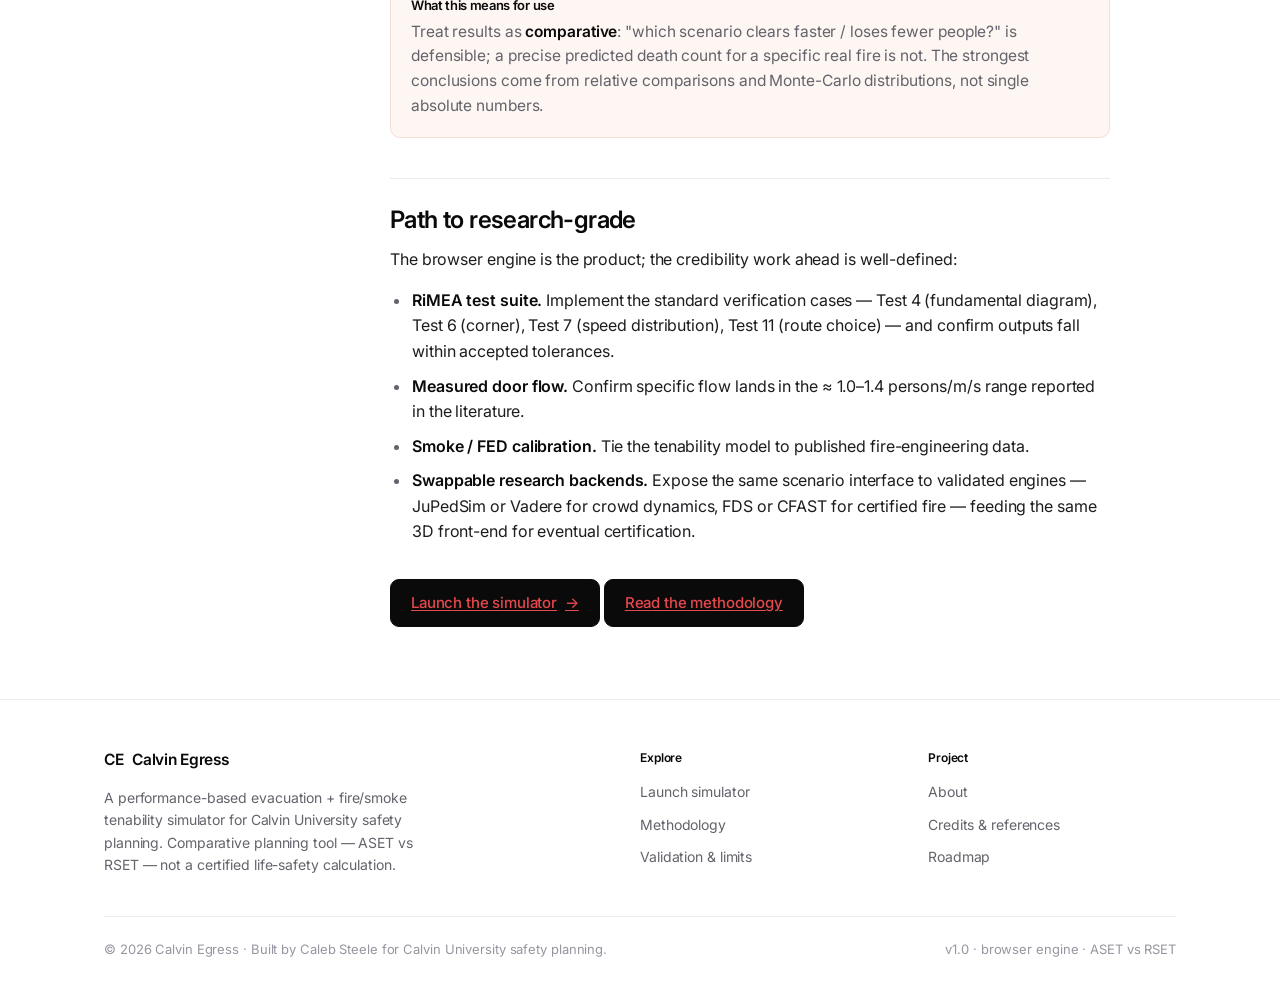
<file: validation.html>
<!DOCTYPE html>
<html lang="en">
<head>
<meta charset="utf-8">
<meta name="viewport" content="width=device-width, initial-scale=1">
<title>Validation &amp; Limitations — Calvin Egress</title>
<meta name="description" content="What Calvin Egress has been checked against, where it is trustworthy, its honest limitations, and the roadmap toward research-grade validation (RiMEA).">
<link rel="icon" href="data:image/svg+xml,%3Csvg xmlns='http://www.w3.org/2000/svg' viewBox='0 0 100 100'%3E%3Crect width='100' height='100' rx='22' fill='%23c33b52'/%3E%3Ctext x='50' y='68' font-family='Archivo,sans-serif' font-size='52' font-weight='900' fill='white' text-anchor='middle'%3ECE%3C/text%3E%3C/svg%3E">
<link rel="stylesheet" href="assets/site.css">
</head>
<body>

<header class="nav"><div class="wrap">
  <a class="brand" href="index.html"><span class="logo">CE</span><span class="wm">Calvin Egress<span>Evacuation Simulator</span></span></a>
  <input type="checkbox" id="navtoggle" class="navtoggle" hidden>
  <label class="hamb" for="navtoggle" aria-label="Toggle menu"><span></span><span></span><span></span></label>
  <nav class="navlinks">
    <a href="index.html">Overview</a>
    <a href="methodology.html">Methodology</a>
    <a href="validation.html" class="active">Validation</a>
    <a href="about.html">About</a>
    <a class="cta" href="simulator.html">Launch Simulator →</a>
  </nav>
</div></header>

<section class="hero" style="padding-bottom:40px"><div class="wrap">
  <p class="eyebrow reveal">Validation &amp; limitations</p>
  <h1 class="h-lg reveal d1" style="max-width:22ch">A tool is only useful if you know where to trust it.</h1>
  <p class="lead reveal d2">Calvin Egress passes a battery of behavioral sanity checks and is honest about the rest. Here's what's been verified, what isn't yet, and the path to research-grade.</p>
</div></section>

<!-- WHAT PASSES -->
<section class="band tight"><div class="wrap">
  <div class="sec-head reveal">
    <p class="eyebrow"><b>01</b> &nbsp;Verified behavior</p>
    <h2 class="h-md">Sanity checks that pass</h2>
    <p>Automated engine tests confirm the model moves in the right direction for the levers that matter — the minimum bar before any result is worth reading.</p>
  </div>
  <div class="grid c2">
    <div class="feat reveal"><div class="ic"><svg width="20" height="20" viewBox="0 0 24 24" fill="none" stroke="currentColor" stroke-width="2"><path d="M20 6L9 17l-5-5"/></svg></div>
      <h3>Speed hierarchy matches literature</h3>
      <p>Able adults &gt; older adults &gt; children &gt; mobility-impaired, in line with Weidmann/Fruin free-flow data.</p></div>
    <div class="feat reveal d1"><div class="ic"><svg width="20" height="20" viewBox="0 0 24 24" fill="none" stroke="currentColor" stroke-width="2"><path d="M20 6L9 17l-5-5"/></svg></div>
      <h3>Sprinklers save lives</h3>
      <p>Turning sprinklers on cuts mean deaths from ≈ 66 to ≈ 9 in a representative Hekman fire by capping fire growth and extending ASET.</p></div>
    <div class="feat reveal"><div class="ic"><svg width="20" height="20" viewBox="0 0 24 24" fill="none" stroke="currentColor" stroke-width="2"><path d="M20 6L9 17l-5-5"/></svg></div>
      <h3>Slower detection costs lives</h3>
      <p>Delaying detection and alarm raises casualties (≈ 60 → ≈ 82), because every second is added to the front of the RSET timeline.</p></div>
    <div class="feat reveal d1"><div class="ic"><svg width="20" height="20" viewBox="0 0 24 24" fill="none" stroke="currentColor" stroke-width="2"><path d="M20 6L9 17l-5-5"/></svg></div>
      <h3>Capacity &amp; cooperation matter</h3>
      <p>Narrower or locked exits and lower crowd cooperation worsen clearance time and crush casualties, as expected at bottlenecks.</p></div>
    <div class="feat reveal"><div class="ic"><svg width="20" height="20" viewBox="0 0 24 24" fill="none" stroke="currentColor" stroke-width="2"><path d="M20 6L9 17l-5-5"/></svg></div>
      <h3>Runs always terminate</h3>
      <p>A stall-guard ends every run and flags genuinely trapped occupants, so results are never an artifact of a deadlock.</p></div>
    <div class="feat reveal d1"><div class="ic"><svg width="20" height="20" viewBox="0 0 24 24" fill="none" stroke="currentColor" stroke-width="2"><path d="M20 6L9 17l-5-5"/></svg></div>
      <h3>Monte-Carlo returns a distribution</h3>
      <p>Repeated runs produce a spread of outcomes — not a single fragile number — so conclusions rest on the distribution.</p></div>
  </div>
</div></section>

<hr class="rule">

<!-- LIMITATIONS -->
<section class="band"><div class="wrap">
<div class="docgrid">
  <aside class="toc reveal">
    <p class="eyebrow" style="margin-bottom:12px">Sections</p>
    <a href="#limits">Known limitations</a>
    <a href="#roadmap">Path to research-grade</a>
  </aside>
  <article class="prose reveal d1">
    <h2 id="limits">Known limitations</h2>
    <p>Stated plainly, because a planning tool is only defensible if its boundaries are explicit.</p>
    <ul>
      <li><strong>Not CFD fire.</strong> Fire is a t²-style cellular spread with FED tenability, not a NIST FDS computation. It captures growth, compartmentation, and tenability trends — not detailed combustion physics.</li>
      <li><strong>Door ratings are an assumption.</strong> No real door schedules exist for the buildings, so fire-door behavior is an adjustable modeling assumption rather than measured data.</li>
      <li><strong>Door channeling is geometry-limited.</strong> The coarse 1 m Hekman digitization merged many rooms, so few one-cell doorways are detected and door policy has a muted effect there. The effect is clear on buildings with proper room walls; finer floor plans would fix it.</li>
      <li><strong>Simplified crowd physics.</strong> A cell-capacity model, not continuous body-force clogging — it does not reproduce the full "faster-is-slower" arching at doorways.</li>
      <li><strong>Generated interiors approximate reality.</strong> Only Hekman reflects real plans; other Calvin buildings are plausible interiors fit to a real footprint.</li>
    </ul>
    <div class="callout warn">
      <h4>What this means for use</h4>
      <p>Treat results as <strong>comparative</strong>: "which scenario clears faster / loses fewer people?" is defensible; a precise predicted death count for a specific real fire is not. The strongest conclusions come from relative comparisons and Monte-Carlo distributions, not single absolute numbers.</p>
    </div>

    <h2 id="roadmap">Path to research-grade</h2>
    <p>The browser engine is the product; the credibility work ahead is well-defined:</p>
    <ul>
      <li><strong>RiMEA test suite.</strong> Implement the standard verification cases — Test 4 (fundamental diagram), Test 6 (corner), Test 7 (speed distribution), Test 11 (route choice) — and confirm outputs fall within accepted tolerances.</li>
      <li><strong>Measured door flow.</strong> Confirm specific flow lands in the ≈ 1.0–1.4 persons/m/s range reported in the literature.</li>
      <li><strong>Smoke / FED calibration.</strong> Tie the tenability model to published fire-engineering data.</li>
      <li><strong>Swappable research backends.</strong> Expose the same scenario interface to validated engines — JuPedSim or Vadere for crowd dynamics, FDS or CFAST for certified fire — feeding the same 3D front-end for eventual certification.</li>
    </ul>
    <div class="cta-row" style="margin-top:34px">
      <a class="btn primary" href="simulator.html">Launch the simulator <span class="arrow">→</span></a>
      <a class="btn" href="methodology.html">Read the methodology</a>
    </div>
  </article>
</div>
</div></section>

<footer><div class="wrap">
  <div class="foot">
    <div class="about">
      <a class="brand" href="index.html"><span class="logo">CE</span><span class="wm">Calvin Egress<span>Evacuation Simulator</span></span></a>
      <p>A performance-based evacuation + fire/smoke tenability simulator for Calvin University safety planning. Comparative planning tool — ASET vs RSET — not a certified life-safety calculation.</p>
    </div>
    <div><h5>Explore</h5><nav>
      <a href="simulator.html">Launch simulator</a>
      <a href="methodology.html">Methodology</a>
      <a href="validation.html">Validation &amp; limits</a>
    </nav></div>
    <div><h5>Project</h5><nav>
      <a href="about.html">About</a>
      <a href="credits.html">Credits &amp; references</a>
      <a href="validation.html#roadmap">Roadmap</a>
    </nav></div>
  </div>
  <div class="foot-base">
    <span>© 2026 Calvin Egress · Built by Caleb Steele for Calvin University safety planning.</span>
    <span class="mono">v1.0 · browser engine · ASET vs RSET</span>
  </div>
</div></footer>

<script src="assets/site.js"></script>
</body>
</html>
</file>
<file: assets/site.css>
/* ============================================================================
   Calvin Egress — clean product design system (Linear/Vercel/Stripe-grade)
   Monochrome, whitespace-driven, Inter. One restrained accent (ember) used
   sparingly. No cards-for-everything, no gradients, no icon chips, no serif
   hero, no decorative animation. Restraint = taste.
============================================================================ */
@import url('https://fonts.googleapis.com/css2?family=Inter:wght@400;500;600;700&family=JetBrains+Mono:wght@400;500&display=swap');

:root{
  --bg:#ffffff; --bg2:#fafafa; --bg3:#f4f4f5;
  --line:#ececec; --line2:#e1e1e3; --line3:#d4d4d7;
  --ink:#0a0a0b; --ink2:#1d1d20; --muted:#63636b; --faint:#9696a0;
  --accent:#e5484d; --accent-d:#cf3b40;        /* ember — key actions/accents only */
  --ui:'Inter',system-ui,-apple-system,sans-serif;
  --mono:'JetBrains Mono',ui-monospace,SFMono-Regular,monospace;
  --maxw:1120px; --ease:cubic-bezier(.3,.7,.4,1);
}
*{box-sizing:border-box;}
html{scroll-behavior:smooth;-webkit-text-size-adjust:100%;}
body{margin:0;background:var(--bg);color:var(--ink2);font-family:var(--ui);font-size:16px;line-height:1.6;
  -webkit-font-smoothing:antialiased;letter-spacing:-.006em;overflow-x:hidden;}
h1,h2,h3,h4{color:var(--ink);margin:0;font-weight:600;letter-spacing:-.025em;line-height:1.1;}
a{color:inherit;text-decoration:none;}
img,svg{display:block;max-width:100%;}
::selection{background:#111;color:#fff;}
.wrap{max-width:var(--maxw);margin:0 auto;padding:0 24px;}
.narrow{max-width:760px;}

/* ---------- nav ---------- */
.nav{position:sticky;top:0;z-index:60;background:rgba(255,255,255,.82);backdrop-filter:saturate(1.6) blur(12px);
  border-bottom:1px solid var(--line);}
.nav .wrap{display:flex;align-items:center;gap:20px;height:60px;}
.brand{display:flex;align-items:center;gap:9px;color:var(--ink);font-weight:600;font-size:15.5px;letter-spacing:-.02em;}
.mark{width:22px;height:22px;flex:none;background:var(--ink);border-radius:6px;display:grid;place-items:center;}
.mark::after{content:'';width:9px;height:9px;border:2px solid #fff;border-left:0;border-bottom:0;transform:rotate(45deg);margin-left:-3px;}
.brand .wm span{display:none;}
.navlinks{display:flex;align-items:center;gap:4px;margin-left:auto;}
.navlinks a{color:var(--muted);font-size:14.5px;font-weight:500;padding:7px 12px;border-radius:7px;transition:color .14s,background .14s;}
.navlinks a:hover{color:var(--ink);background:var(--bg3);}
.navlinks a.active{color:var(--ink);}
.navlinks a.cta{margin-left:8px;color:#fff;background:var(--ink);padding:8px 15px;}
.navlinks a.cta:hover{background:#000;}
.navtoggle{display:none;} .hamb{display:none;}

/* ---------- buttons ---------- */
.btn{display:inline-flex;align-items:center;justify-content:center;gap:8px;font-family:var(--ui);font-weight:500;font-size:15px;
  padding:11px 20px;border-radius:9px;cursor:pointer;border:1px solid var(--ink);background:var(--ink);color:#fff;
  transition:background .15s var(--ease),border-color .15s,color .15s;letter-spacing:-.01em;}
.btn:hover{background:#000;}
.btn.ghost{background:#fff;color:var(--ink);border-color:var(--line2);}
.btn.ghost:hover{border-color:var(--ink);background:#fff;}
.btn .arrow{transition:transform .15s var(--ease);} .btn:hover .arrow{transform:translateX(2px);}
.btn:focus-visible,a:focus-visible,.pill:focus-visible{outline:2px solid var(--accent);outline-offset:2px;}

/* ---------- hero ---------- */
.hero-lg{padding:84px 0 20px;text-align:center;}
.eyebrow-pill{display:inline-flex;align-items:center;gap:8px;font-size:13px;font-weight:500;color:var(--muted);
  border:1px solid var(--line2);border-radius:999px;padding:5px 13px;margin-bottom:26px;}
.eyebrow-pill i{width:6px;height:6px;border-radius:50%;background:var(--accent);}
.hero-lg h1{font-size:clamp(2.5rem,5.6vw,4rem);letter-spacing:-.04em;line-height:1.04;max-width:16ch;margin:0 auto;}
.hero-lg p.sub{margin:22px auto 0;font-size:clamp(1.05rem,1.7vw,1.26rem);color:var(--muted);max-width:52ch;line-height:1.5;}
.hero-cta{display:flex;justify-content:center;gap:12px;margin-top:30px;flex-wrap:wrap;}
.hero-note{margin-top:16px;font-size:13px;color:var(--faint);}
/* hero product shot */
.shot-wrap{max-width:1000px;margin:56px auto 0;}
.winframe{border:1px solid var(--line2);border-radius:12px;overflow:hidden;box-shadow:0 1px 1px rgba(0,0,0,.03),0 20px 48px -24px rgba(0,0,0,.28);}
.winbar{display:flex;align-items:center;gap:7px;height:38px;padding:0 15px;background:var(--bg2);border-bottom:1px solid var(--line);}
.winbar span{width:11px;height:11px;border-radius:50%;background:#dcdce0;}
.winframe a{display:block;} .winframe img{width:100%;display:block;}

/* ---------- section scaffolding ---------- */
section{position:relative;}
.sec{padding:84px 0;}
.sec.alt{background:var(--bg2);border-top:1px solid var(--line);border-bottom:1px solid var(--line);}
.sec-head{max-width:640px;margin:0 0 48px;}
.sec-head.center{margin-left:auto;margin-right:auto;text-align:center;}
.kicker{font-size:13px;font-weight:600;letter-spacing:.02em;color:var(--accent);margin:0 0 14px;text-transform:none;}
.sec h2{font-size:clamp(1.7rem,3.3vw,2.4rem);letter-spacing:-.03em;}
.sec-head p{margin:14px 0 0;font-size:1.08rem;color:var(--muted);}

/* ---------- feature grid (no boxes) ---------- */
.feature-grid{display:grid;grid-template-columns:repeat(3,1fr);gap:1px 48px;}
.feature{padding-top:22px;border-top:1px solid var(--line2);}
.feature .ic{color:var(--ink);margin-bottom:14px;}
.feature h3{font-size:1.12rem;font-weight:600;letter-spacing:-.02em;}
.feature p{margin:8px 0 0;color:var(--muted);font-size:.97rem;line-height:1.55;}

/* ---------- numbered model list ---------- */
.model{display:grid;grid-template-columns:repeat(2,1fr);gap:0 56px;}
.model .row{display:grid;grid-template-columns:30px 1fr;gap:16px;padding:20px 0;border-top:1px solid var(--line);}
.model .row .n{font-family:var(--mono);font-size:13px;color:var(--faint);padding-top:2px;}
.model .row h3{font-size:1.04rem;font-weight:600;}
.model .row p{margin:6px 0 0;color:var(--muted);font-size:.95rem;}

/* ---------- metrics ---------- */
.metrics{display:grid;grid-template-columns:repeat(4,1fr);gap:40px;}
.metric .v{font-size:clamp(2rem,3.4vw,2.7rem);font-weight:600;letter-spacing:-.04em;color:var(--ink);font-variant-numeric:tabular-nums;line-height:1;}
.metric .v small{font-size:.5em;color:var(--accent);font-weight:600;vertical-align:super;}
.metric .k{margin-top:12px;font-size:13.5px;color:var(--muted);}

/* ---------- data / CSV callout ---------- */
.data-split{display:grid;grid-template-columns:1fr 1fr;gap:56px;align-items:center;}
.codecard{background:#0c0c0d;border-radius:12px;overflow:hidden;border:1px solid #1c1c20;}
.codecard .bar{display:flex;align-items:center;gap:8px;height:38px;padding:0 15px;border-bottom:1px solid #1c1c20;color:#8a8a92;font-family:var(--mono);font-size:12.5px;}
.codecard .bar span{width:10px;height:10px;border-radius:50%;background:#2a2a30;}
.codecard pre{margin:0;padding:18px 18px;overflow-x:auto;color:#d6d6dd;font-family:var(--mono);font-size:12.5px;line-height:1.75;}
.codecard pre .c{color:#6b6b74;} .codecard pre .k{color:#e5848a;} .codecard pre .n{color:#8fd08a;}

/* ---------- CTA ---------- */
.cta{padding:96px 0;text-align:center;}
.cta h2{font-size:clamp(1.9rem,3.6vw,2.6rem);letter-spacing:-.035em;max-width:18ch;margin:0 auto;}
.cta p{margin:16px auto 0;color:var(--muted);max-width:46ch;font-size:1.06rem;}
.cta .hero-cta{margin-top:30px;}

/* ---------- footer ---------- */
footer{border-top:1px solid var(--line);padding:48px 0 40px;}
.foot{display:grid;grid-template-columns:2fr 1fr 1fr;gap:40px;}
.foot .about{max-width:34ch;}
.foot .about p{color:var(--muted);font-size:14px;margin:14px 0 0;line-height:1.6;}
.foot h5{font-size:12px;font-weight:600;color:var(--ink);margin:0 0 14px;letter-spacing:-.01em;}
.foot nav{display:grid;gap:10px;}
.foot nav a{color:var(--muted);font-size:14px;}
.foot nav a:hover{color:var(--ink);}
.foot-base{display:flex;flex-wrap:wrap;gap:10px;justify-content:space-between;align-items:center;
  margin-top:40px;padding-top:22px;border-top:1px solid var(--line);font-size:13px;color:var(--faint);}

/* ============================================================================
   Inner document pages — clean article styling
============================================================================ */
.hero{border-bottom:1px solid var(--line);}
.hero .wrap{padding-top:52px;padding-bottom:40px;}
.eyebrow,.sheet{font-size:13px;font-weight:600;color:var(--accent);display:inline-block;margin:0 0 14px;letter-spacing:0;}
.eyebrow::before,.sheet::before{content:none;} .eyebrow b,.sheet b{color:var(--accent);font-weight:600;} .sheet .sep{color:var(--line3);margin:0 6px;}
.h-xl{font-size:clamp(2.2rem,4.6vw,3.1rem);letter-spacing:-.035em;line-height:1.06;color:var(--ink);font-weight:600;}
.h-lg{font-size:clamp(1.7rem,3.2vw,2.3rem);letter-spacing:-.03em;color:var(--ink);font-weight:600;}
.h-md{font-size:1.4rem;color:var(--ink);font-weight:600;letter-spacing:-.02em;}
p.lead{font-size:1.15rem;color:var(--muted);line-height:1.55;max-width:68ch;margin:16px 0 0;}
h1 em,.h-lg em,.h-xl em{font-style:normal;color:var(--accent);}
.band{padding:52px 0 72px;} .band.tight{padding:30px 0;}
.sec-head2{max-width:70ch;margin-bottom:26px;}

.docgrid{display:grid;grid-template-columns:230px 1fr;gap:56px;align-items:start;}
.toc{position:sticky;top:84px;font-size:14px;}
.toc .eyebrow,.toc .sheet{margin-bottom:12px;color:var(--faint);font-weight:600;}
.toc a{display:block;color:var(--muted);padding:7px 0;font-weight:500;font-size:14px;transition:color .14s;}
.toc a:hover{color:var(--ink);}

.prose{max-width:72ch;}
.prose h2{font-size:1.5rem;margin:40px 0 14px;font-weight:600;letter-spacing:-.025em;color:var(--ink);padding-top:28px;border-top:1px solid var(--line);}
.prose h2:first-child{margin-top:0;padding-top:0;border-top:0;}
.prose h3{font-size:1.12rem;font-weight:600;margin:24px 0 8px;color:var(--ink);letter-spacing:-.01em;}
.prose p{color:var(--ink2);margin:0 0 15px;}
.prose ul{margin:0 0 16px;padding-left:0;list-style:none;display:grid;gap:9px;}
.prose ul li{position:relative;padding-left:22px;color:var(--ink2);}
.prose ul li::before{content:'';position:absolute;left:4px;top:11px;width:5px;height:5px;border-radius:50%;background:var(--muted);}
.prose strong{color:var(--ink);font-weight:600;}
.prose code{font-family:var(--mono);font-size:.84em;background:var(--bg3);border:1px solid var(--line);border-radius:5px;padding:1px 5px;color:var(--ink);}
.prose a{color:var(--accent);text-decoration:underline;text-underline-offset:2px;}

.tbl{width:100%;border-collapse:collapse;margin:8px 0 22px;font-size:.96rem;}
.tbl th,.tbl td{text-align:left;padding:11px 14px;border-bottom:1px solid var(--line);}
.tbl th{font-size:12.5px;letter-spacing:.01em;text-transform:uppercase;color:var(--faint);font-weight:600;}
.tbl td{color:var(--ink2);} .tbl td.num{font-family:var(--mono);color:var(--ink);}

.callout{background:var(--bg2);border:1px solid var(--line);border-radius:10px;padding:18px 20px;margin:24px 0;}
.callout h4{font-size:13px;font-weight:600;margin:0 0 7px;color:var(--ink);}
.callout p{margin:0;color:var(--muted);font-size:.97rem;}
.callout.warn{background:#fef6f2;border-color:#f6ddd2;}

.grid{display:grid;gap:0;} .cols2{display:grid;grid-template-columns:1fr 1fr;gap:40px;}
.grid.c2{grid-template-columns:1fr 1fr;gap:0 48px;}
.grid.c2 > .feat{padding:20px 0;border-top:1px solid var(--line);}
.feat .ic{color:var(--ink);margin-bottom:10px;}
.feat h3{font-size:1.04rem;font-weight:600;color:var(--ink);}
.feat p{color:var(--muted);font-size:.95rem;margin:6px 0 0;}
.split{display:grid;grid-template-columns:1fr 1fr;gap:48px;align-items:center;}

/* hover/transition only — no entrance animation (unslop) */
.reveal{opacity:1;transform:none;}

/* editable placeholders (write-your-own copy) */
.ph{color:#a1a1aa;font-style:italic;}

/* charts (real model output, airy — no boxes) */
.chart-head{font-size:14px;font-weight:600;color:var(--ink);margin:0;}
.chart-cap{font-size:12.5px;color:var(--muted);margin:3px 0 16px;}
.chart-row{display:grid;grid-template-columns:1fr 1fr;gap:48px;margin-top:48px;}
.lgnd{display:flex;gap:20px;margin-top:12px;font-size:12.5px;color:var(--muted);}
.lgnd span{display:inline-flex;align-items:center;gap:7px;}
.lgnd i{width:14px;height:3px;border-radius:2px;}
@media(max-width:860px){.chart-row{grid-template-columns:1fr;gap:34px;}}

/* responsive */
@media(max-width:860px){
  .feature-grid{grid-template-columns:1fr;gap:0;}
  .feature{padding:22px 0;}
  .model,.metrics,.data-split,.split,.cols2,.docgrid{grid-template-columns:1fr;gap:0;}
  .metrics{gap:30px;grid-template-columns:1fr 1fr;}
  .data-split{gap:32px;} .model{gap:0;}
  .toc{position:static;display:flex;flex-wrap:wrap;gap:6px;margin-bottom:8px;}
  .toc a{border:1px solid var(--line2);border-radius:7px;padding:7px 12px;}
  .foot{grid-template-columns:1fr 1fr;} .foot .about{grid-column:1/-1;}
}
@media(max-width:560px){
  .metrics{grid-template-columns:1fr 1fr;}
  .hero-lg{padding-top:56px;}
  .navlinks{position:fixed;inset:60px 0 auto 0;flex-direction:column;align-items:stretch;gap:0;background:#fff;
    border-bottom:1px solid var(--line2);padding:8px 18px 16px;transform:translateY(-130%);transition:transform .25s var(--ease);
    box-shadow:0 20px 40px -24px rgba(0,0,0,.25);}
  .navtoggle:checked ~ .navlinks{transform:none;}
  .navlinks a{padding:12px 6px;border-radius:0;border-bottom:1px solid var(--line);}
  .navlinks a.cta{margin:10px 0 0;border-radius:9px;justify-content:center;}
  .hamb{display:inline-flex;margin-left:auto;width:40px;height:40px;border:1px solid var(--line2);border-radius:8px;background:#fff;
    cursor:pointer;flex-direction:column;justify-content:center;align-items:center;gap:4px;}
  .hamb span{width:17px;height:2px;background:var(--ink);border-radius:1px;transition:.2s;}
  .navtoggle:checked ~ .hamb span:nth-child(1){transform:translateY(6px) rotate(45deg);}
  .navtoggle:checked ~ .hamb span:nth-child(2){opacity:0;}
  .navtoggle:checked ~ .hamb span:nth-child(3){transform:translateY(-6px) rotate(-45deg);}
  .foot{grid-template-columns:1fr;}
}
</file>
